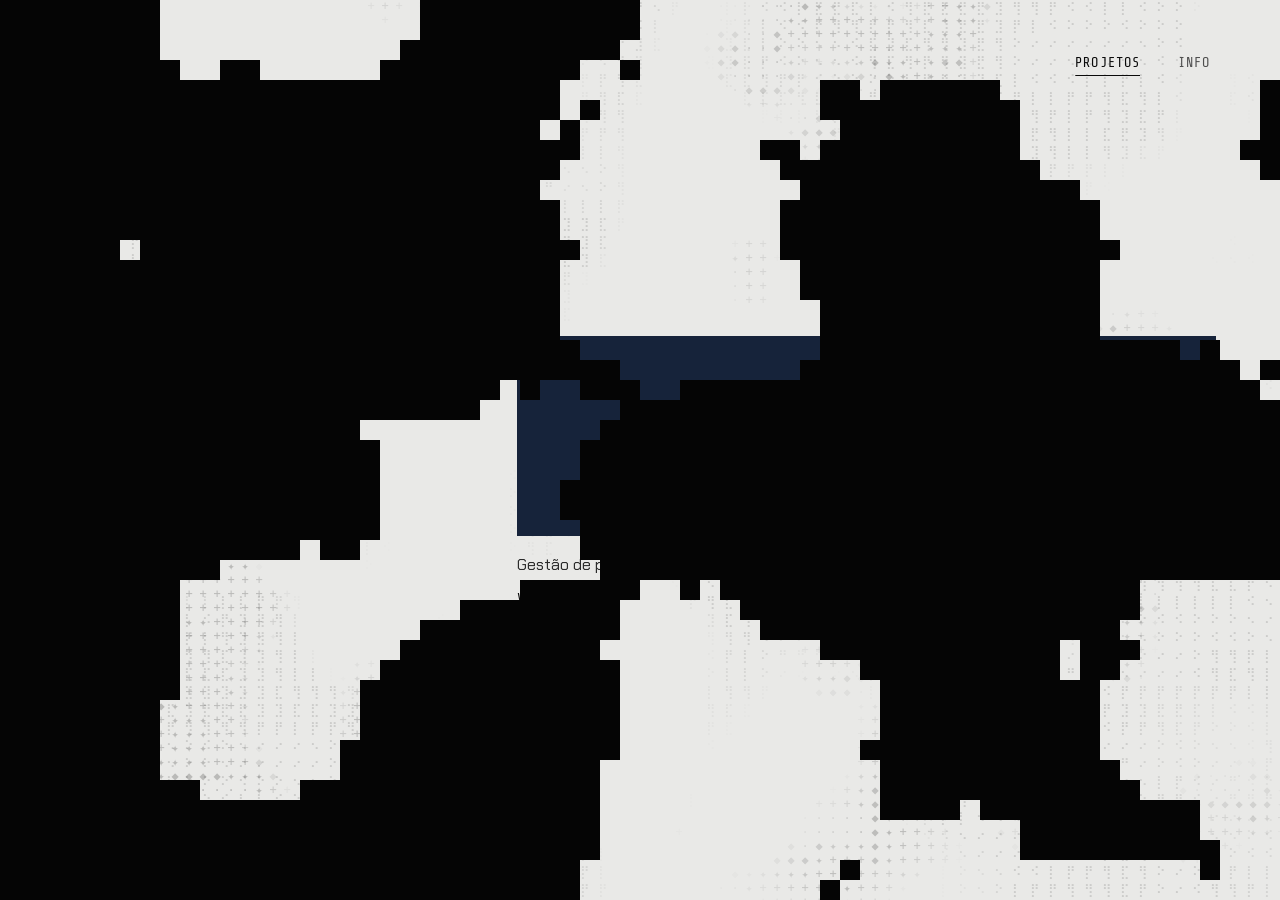
<file: index.html>
<!DOCTYPE html>
<html lang="pt-BR">
<head>
  <meta charset="UTF-8" />
  <meta name="viewport" content="width=device-width, initial-scale=1.0, viewport-fit=cover" />
  <meta name="theme-color" content="#e9e9e7" />
  <meta name="description" content="Portfólio de Luiz Gustavo Alves Barros, Desenvolvedor Full-Stack em Brasília: desenvolvimento de software, arquitetura e tecnologias cloud." data-i18n-attr="content:metaDescription" />
  <meta property="og:title" content="Luiz Gustavo Alves Barros | Desenvolvedor Full-Stack" data-i18n-attr="content:metaTitle" />
  <meta property="og:description" content="Portfólio de Luiz Gustavo Alves Barros, Desenvolvedor Full-Stack em Brasília: desenvolvimento de software, arquitetura e tecnologias cloud." data-i18n-attr="content:metaDescription" />
  <meta property="og:type" content="website" />

  <title data-i18n="metaTitle">Luiz Gustavo Alves Barros | Desenvolvedor Full-Stack</title>
  <link rel="icon" href="data:," />

  <script>
    (function () {
      var root = document.documentElement;
      var seen = false;

      root.classList.add("js");

      // O reveal roda uma vez por sessão da aba
      try {
        seen = sessionStorage.getItem("portfolioRevealSeen") === "1";
      } catch (error) {
        seen = document.referrer.indexOf(location.origin + "/") === 0;
      }

      // Cobre a página até o js/reveal.js montar o canvas; sai sozinha se ele falhar
      if (!seen && !matchMedia("(prefers-reduced-motion: reduce)").matches) {
        root.classList.add("page-reveal-pending");
        setTimeout(function () {
          root.classList.remove("page-reveal-pending");
        }, 4000);
      }

      try {
        if (localStorage.getItem("portfolioLanguage") === "en") {
          root.classList.add("i18n-pending");
        }
      } catch (error) {}

      // Se algum script falhar, volta para o layout simples com tudo visível
      addEventListener("load", function () {
        root.classList.remove("i18n-pending");

        if (window.portfolioReady) return;

        root.classList.remove("js");
        document.querySelectorAll("[inert]").forEach(function (element) {
          element.removeAttribute("inert");
          element.removeAttribute("aria-hidden");
        });
      });
    })();
  </script>

  <link rel="preconnect" href="https://fonts.googleapis.com" />
  <link rel="preconnect" href="https://fonts.gstatic.com" crossorigin />
  <link rel="stylesheet" href="https://fonts.googleapis.com/css2?family=Chakra+Petch:wght@400;500;600;700&family=Share+Tech+Mono&display=swap" />
  <link rel="stylesheet" href="style.css" />
</head>

<body class="home">
  <canvas class="glyphs" id="glyphs" aria-hidden="true"></canvas>

  <div class="shell">
    <nav class="views-nav" aria-label="Navegação principal" data-i18n-attr="aria-label:navLabel">
      <a href="#work" data-view-link="work" aria-current="page" data-i18n="navWork">Projetos</a>
      <a href="#info" data-view-link="info" data-i18n="navInfo">Info</a>
    </nav>

    <header class="intro">
      <h1 class="name"><span>Luiz Gustavo</span> <span>Alves Barros</span></h1>
      <p class="job" data-i18n="jobTitle">Desenvolvedor Full-Stack</p>
      <p class="intro-text" data-i18n="intro">Atuando com desenvolvimento de software, arquitetura e tecnologias cloud.</p>
      <p class="location" data-i18n="location">Brasília, Brasil</p>
    </header>

    <main class="views">
      <section class="view view-work is-active" id="work" data-view="work" aria-labelledby="workHeading">
        <h2 class="sr-only" id="workHeading" data-i18n="workHeading">Projetos</h2>

        <div class="carousel" data-carousel role="region" tabindex="0" aria-describedby="carouselHelp" aria-roledescription="carrossel" aria-label="Projetos em destaque" data-i18n-attr="aria-roledescription:carouselRole;aria-label:carouselLabel">
          <p class="sr-only" id="carouselHelp" data-i18n="carouselHelp">Use as setas do teclado para trocar de projeto. Em telas sensíveis ao toque, deslize para os lados.</p>

          <article class="slide is-active" data-project="remember-plus-plus" data-name="Remember++" aria-roledescription="projeto" data-i18n-attr="aria-roledescription:slideRole">
            <a class="frame is-logo" href="projects/remember-plus-plus/" tabindex="-1" draggable="false">
              <span class="wordmark">Remember<span>++</span></span>
            </a>
            <div class="caption">
              <h3 class="sr-only">Remember++</h3>
              <p class="slide-count"><span aria-hidden="true">01 / 03</span><span class="sr-only" data-i18n="count1">Projeto 1 de 3</span></p>
              <p class="slide-desc" data-i18n="rememberDesc">Gestão de prazos e fluxos de trabalho jurídicos.</p>
              <a class="slide-link text-link" href="projects/remember-plus-plus/" data-focus-role="view" draggable="false"><span data-i18n="viewProject">Ver projeto</span><span class="sr-only">: Remember++</span></a>
            </div>
          </article>

          <article class="slide" data-project="food-review" data-name="Food Review" aria-roledescription="projeto" data-i18n-attr="aria-roledescription:slideRole">
            <a class="frame is-logo" href="projects/food-review/" tabindex="-1" draggable="false">
              <span class="wordmark has-pin">
                <!-- Pin com mordida: a marca do aplicativo -->
                <svg class="wordmark-pin" viewBox="226 144 572 720" aria-hidden="true" focusable="false">
                  <mask id="pinBite" maskUnits="userSpaceOnUse" x="0" y="0" width="1024" height="1024">
                    <rect width="1024" height="1024" fill="#fff" />
                    <circle cx="640" cy="180" r="56" />
                    <circle cx="705" cy="255" r="58" />
                    <circle cx="775" cy="315" r="56" />
                    <circle cx="512" cy="428" r="97" />
                  </mask>
                  <path fill="currentColor" mask="url(#pinBite)" d="M512 858C450 786 360 682 300 613A280 280 0 1 1 724 613C664 682 574 786 512 858Z" />
                </svg>
                Food Review
              </span>
            </a>
            <div class="caption">
              <h3 class="sr-only">Food Review</h3>
              <p class="slide-count"><span aria-hidden="true">02 / 03</span><span class="sr-only" data-i18n="count2">Projeto 2 de 3</span></p>
              <p class="slide-desc" data-i18n="foodDesc">Aplicativo mobile de descoberta e avaliação gastronômica.</p>
              <a class="slide-link text-link" href="projects/food-review/" data-focus-role="view" draggable="false"><span data-i18n="viewProject">Ver projeto</span><span class="sr-only">: Food Review</span></a>
            </div>
          </article>

          <article class="slide" data-project="banking-system" data-name="Banking System" aria-roledescription="projeto" data-i18n-attr="aria-roledescription:slideRole">
            <a class="frame is-logo" href="projects/banking-system/" tabindex="-1" draggable="false">
              <span class="wordmark">Banking <span>System</span></span>
            </a>
            <div class="caption">
              <h3 class="sr-only">Banking System</h3>
              <p class="slide-count"><span aria-hidden="true">03 / 03</span><span class="sr-only" data-i18n="count3">Projeto 3 de 3</span></p>
              <p class="slide-desc" data-i18n="bankDesc">Operações bancárias e arquitetura de software.</p>
              <a class="slide-link text-link" href="projects/banking-system/" data-focus-role="view" draggable="false"><span data-i18n="viewProject">Ver projeto</span><span class="sr-only">: Banking System</span></a>
            </div>
          </article>
        </div>

        <p class="sr-only" id="carouselStatus" aria-live="polite"></p>
      </section>

      <section class="view view-info" id="info" data-view="info" tabindex="0" aria-labelledby="infoHeading">
        <h2 class="sr-only" id="infoHeading" data-i18n="infoLabel">Informações profissionais</h2>

        <section class="info-section">
          <h3 data-i18n="bioTitle">Biografia</h3>
          <div>
            <p data-i18n="bio1">Sou desenvolvedor full-stack formado em Análise e Desenvolvimento de Sistemas, com experiência profissional no desenvolvimento e na manutenção de sistemas institucionais com PHP 8.2+, Symfony, Python, SQL e APIs REST no Tribunal de Contas do Distrito Federal.</p>
            <p data-i18n="bio2">Em projetos de aplicações completas, trabalho com Java, Spring Boot, React, TypeScript, PostgreSQL, autenticação JWT, integração de APIs e arquitetura em camadas, com conhecimentos em React Native, Docker, Kubernetes, Linux e fundamentos de cloud computing AWS.</p>
            <p data-i18n="bio3">Uso inteligência artificial generativa no ciclo de desenvolvimento, com Claude Code, engenharia de prompts e orquestração de agentes para implementar funcionalidades, depurar, revisar código e testar. Antes de migrar para software, atuei por mais de oito anos em gestão operacional.</p>
          </div>
        </section>

        <section class="info-section">
          <h3 data-i18n="experienceTitle">Experiência</h3>
          <div>
            <article class="entry">
              <h4 data-i18n="tcdfRole">Estagiário de Desenvolvimento Back-End</h4>
              <p class="entry-meta">Tribunal de Contas do Distrito Federal (TCDF)<br /><span data-i18n="tcdfDate">Ago/2025 – Ago/2026</span></p>
              <ul>
                <li data-i18n="tcdf1">Desenvolvimento e manutenção de sistemas institucionais com PHP 8.2+, Python, Symfony, Doctrine ORM e API Platform.</li>
                <li data-i18n="tcdf2">Implementação e apoio à manutenção de APIs REST para integração entre aplicações e bancos de dados relacionais.</li>
                <li data-i18n="tcdf3">Consultas SQL, validações e operações de persistência, contribuindo para a consistência e a organização das informações.</li>
                <li data-i18n="tcdf4">Colaboração em ajustes e manutenção de interfaces com Vue.js e JavaScript, integrando funcionalidades às aplicações existentes.</li>
                <li data-i18n="tcdf5">Sustentação de aplicações em ambientes com Docker, Kubernetes e Nginx, com análise de logs, investigação de falhas e manutenção corretiva.</li>
                <li data-i18n="tcdf6">Git/GitLab, merge requests, code review, documentação técnica e metodologias Scrum/Kanban.</li>
              </ul>
            </article>
            <article class="entry">
              <h4 data-i18n="lotosiaRole">Gerente Operacional</h4>
              <p class="entry-meta">Lotérica Lotosia<br /><span data-i18n="lotosiaDate">Mar/2017 – Jul/2025</span></p>
              <p data-i18n="lotosiaText">Gestão de equipe e processos operacionais, acompanhando indicadores de produtividade e qualidade para apoiar decisões e melhorias.</p>
            </article>
          </div>
        </section>

        <section class="info-section">
          <h3 data-i18n="educationTitle">Formação</h3>
          <div>
            <article class="entry">
              <h4 data-i18n="courseName">Tecnologia em Análise e Desenvolvimento de Sistemas</h4>
              <p class="entry-meta">Universidade Católica de Brasília (UCB)<br /><span data-i18n="educationMeta">Mar/2024 – Jun/2026 · Curso superior concluído</span></p>
            </article>
          </div>
        </section>

        <section class="info-section">
          <h3 data-i18n="techTitle">Tecnologias</h3>
          <div>
            <dl class="tech">
              <dt data-i18n="techCodeTitle">Linguagens</dt>
              <dd data-i18n="techCode">Java, Python, PHP 8.2+, JavaScript, TypeScript, SQL, C e C++.</dd>
              <dt data-i18n="techFrontTitle">Front-end e mobile</dt>
              <dd data-i18n="techFront">React, React Native, Vue.js, HTML, CSS, Vite, React Router, TanStack Query, componentização e interfaces responsivas.</dd>
              <dt data-i18n="techBackTitle">Back-end</dt>
              <dd data-i18n="techBack">Spring Boot, Spring Framework, Symfony, Django, Flask, Doctrine ORM, API Platform, APIs REST, JWT, microsserviços e arquitetura em camadas.</dd>
              <dt data-i18n="techJavaTitle">Ecossistema Java</dt>
              <dd data-i18n="techJava">JPA/Hibernate, Maven, JUnit, Collections, orientação a objetos e tratamento de exceções.</dd>
              <dt data-i18n="techDataTitle">Bancos de dados</dt>
              <dd data-i18n="techData">PostgreSQL, MySQL, SQL Server, modelagem relacional, SQL e ORM.</dd>
              <dt data-i18n="techInfraTitle">Cloud e infraestrutura</dt>
              <dd data-i18n="techInfra">AWS Cloud Fundamentals, Docker, Kubernetes, OpenShift, Nginx, Linux, shell scripting e fundamentos de CI/CD.</dd>
              <dt data-i18n="techAiTitle">Inteligência artificial e automação</dt>
              <dd data-i18n="techAi">Claude Code, IA generativa, engenharia de prompts, agentes de IA, orquestração multiagente, desenvolvimento assistido por IA, automação, revisão de código e testes.</dd>
              <dt data-i18n="techPracticeTitle">Ferramentas e práticas</dt>
              <dd data-i18n="techPractice">Git, GitHub, GitLab, Clean Code, debugging, code review, documentação técnica, Scrum e Kanban.</dd>
              <dt data-i18n="techLangTitle">Idiomas</dt>
              <dd data-i18n="techLang">Português (nativo) e inglês (fluente).</dd>
            </dl>
          </div>
        </section>

        <section class="info-section">
          <h3 data-i18n="certTitle">Certificações</h3>
          <div>
            <article class="entry">
              <h4 lang="en">IBM Java Developer Professional Certificate</h4>
              <p class="entry-meta" data-i18n="certJavaKind">Certificado profissional · IBM / Coursera · 2026</p>
            </article>
            <article class="entry">
              <h4 lang="en">IBM Back-End Development Professional Certificate</h4>
              <p class="entry-meta" data-i18n="certKind">Certificado profissional · IBM / Coursera · Abr/2026</p>
              <p data-i18n="certText">Programa de 11 cursos sobre desenvolvimento back-end, engenharia de software, contêineres, microsserviços, segurança e observabilidade.</p>
              <p><a class="text-link" href="https://coursera.org/verify/professional-cert/XKS2GT1VQX8X" target="_blank" rel="noopener noreferrer"><span data-i18n="certVerify">Ver credencial</span><span class="sr-only"> <span data-i18n="newTab">(abre em nova aba)</span></span></a></p>
              <h5 data-i18n="certCourses">Cursos que compõem o programa</h5>
              <ul class="courses" lang="en">
                <li>Introduction to Software Engineering</li>
                <li>Getting Started with Git and GitHub</li>
                <li>Hands-on Introduction to Linux Commands and Shell Scripting</li>
                <li>Python for Data Science, AI &amp; Development</li>
                <li>Developing AI Applications with Python and Flask</li>
                <li>Django Application Development with SQL and Databases</li>
                <li>Introduction to Containers w/ Docker, Kubernetes &amp; OpenShift</li>
                <li>Application Development using Microservices and Serverless</li>
                <li>Application Security for Developers and DevOps Professionals</li>
                <li>Monitoring and Observability for Development and DevOps</li>
                <li>Back-end Application Development Capstone Project</li>
              </ul>
            </article>
            <article class="entry">
              <h4 lang="en">Google Cybersecurity Professional Certificate</h4>
              <p class="entry-meta" data-i18n="certGoogleKind">Certificado profissional · Google / Coursera · 2026</p>
            </article>
            <article class="entry">
              <h4 data-i18n="trainingTitle">Formação complementar</h4>
              <h5 lang="en">AWS Cloud Practitioner Essentials</h5>
              <p class="entry-meta" data-i18n="trainingAws">AWS Training and Certification · 2026</p>
              <h5 lang="en">Fortinet NSE 1</h5>
              <p class="entry-meta" data-i18n="trainingNse">Fundamentos de Cibersegurança · Fortinet Training Institute</p>
              <h5 lang="en">Fortinet NSE 2</h5>
              <p class="entry-meta" data-i18n="trainingNse">Fundamentos de Cibersegurança · Fortinet Training Institute</p>
              <h5 lang="en">Fortinet NSE 3</h5>
              <p class="entry-meta" data-i18n="trainingNse">Fundamentos de Cibersegurança · Fortinet Training Institute</p>
            </article>
          </div>
        </section>

        <section class="info-section">
          <h3 data-i18n="contactTitle">Contato</h3>
          <div>
            <ul class="contact-list">
              <li><span><span data-i18n="contactEmail">Email</span></span> <a class="text-link" href="mailto:luizgustavoalvesbarros@gmail.com">luizgustavoalvesbarros@gmail.com</a></li>
              <li><span>LinkedIn</span> <a class="text-link" href="https://www.linkedin.com/in/lgabarros-dev/" target="_blank" rel="noopener noreferrer">linkedin.com/in/lgabarros-dev<span class="sr-only"> <span data-i18n="newTab">(abre em nova aba)</span></span></a></li>
              <li><span>GitHub</span> <a class="text-link" href="https://github.com/luizgustavo-ab" target="_blank" rel="noopener noreferrer">github.com/luizgustavo-ab<span class="sr-only"> <span data-i18n="newTab">(abre em nova aba)</span></span></a></li>
              <li><span>CV</span> <a class="text-link" href="assets/Curriculo-Luiz-Gustavo-Alves-Barros.pdf" download data-i18n="resumeDownload">Baixar currículo (PDF)</a></li>
            </ul>
          </div>
        </section>
      </section>
    </main>

    <footer class="foot">
        <ul class="social" aria-label="Links" data-i18n-attr="aria-label:linksLabel">
          <li><a class="text-link" href="https://github.com/luizgustavo-ab" target="_blank" rel="noopener noreferrer">GitHub<span class="sr-only"> <span data-i18n="newTab">(abre em nova aba)</span></span></a></li>
          <li><a class="text-link" href="https://www.linkedin.com/in/lgabarros-dev/" target="_blank" rel="noopener noreferrer">LinkedIn<span class="sr-only"> <span data-i18n="newTab">(abre em nova aba)</span></span></a></li>
          <li><a class="text-link" href="assets/Curriculo-Luiz-Gustavo-Alves-Barros.pdf" target="_blank" rel="noopener noreferrer"><span data-i18n="cvLink">CV</span><span class="sr-only"> <span data-i18n="newTab">(abre em nova aba)</span></span></a></li>
        </ul>
        <div class="language-switcher" role="group" aria-label="Selecionar idioma" data-i18n-attr="aria-label:languageLabel">
          <button type="button" class="lang-btn active" data-lang="pt" aria-pressed="true" aria-label="PT, Português">PT</button>
          <button type="button" class="lang-btn" data-lang="en" aria-pressed="false" aria-label="EN, English">EN</button>
        </div>
    </footer>
  </div>

  <script src="js/translations.js"></script>
  <script src="js/glyphs.js"></script>
  <script src="js/carousel.js"></script>
  <script src="js/navigation.js"></script>
  <script src="js/reveal.js"></script>
</body>
</html>
</file>
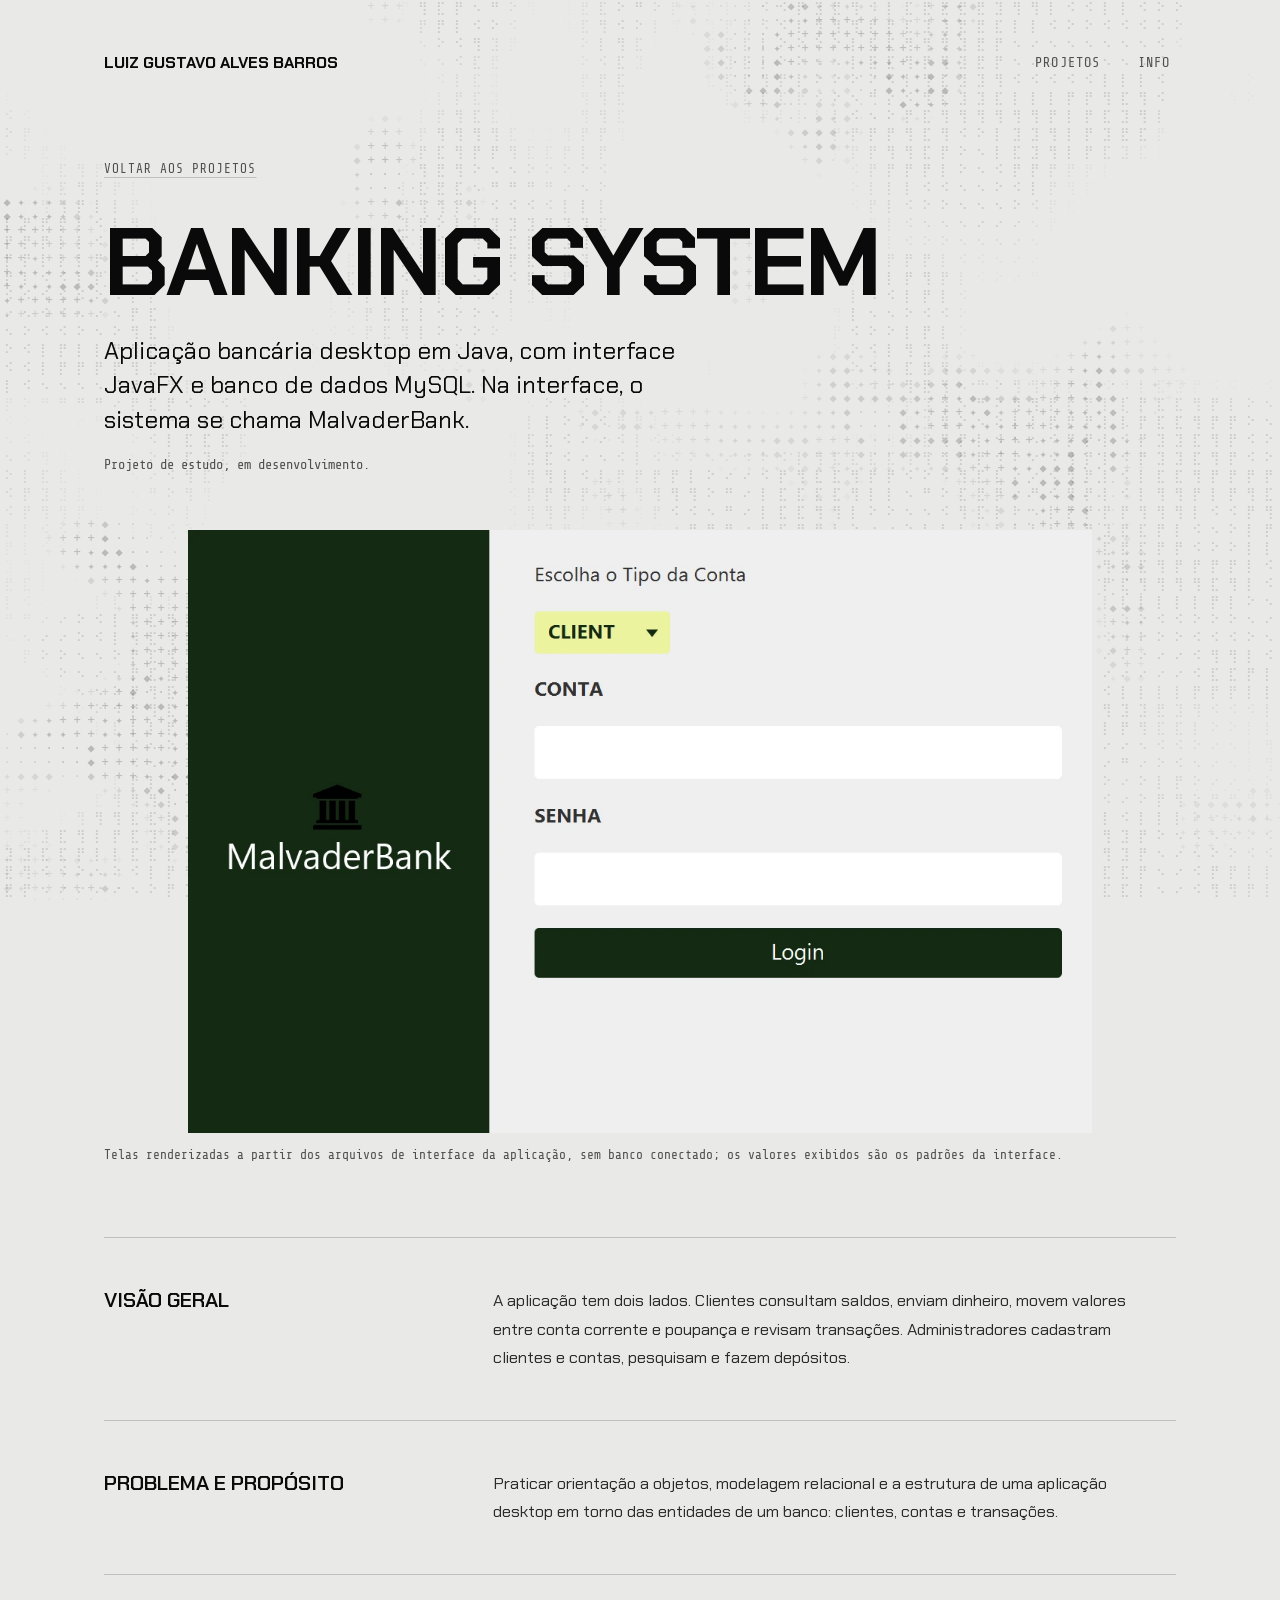
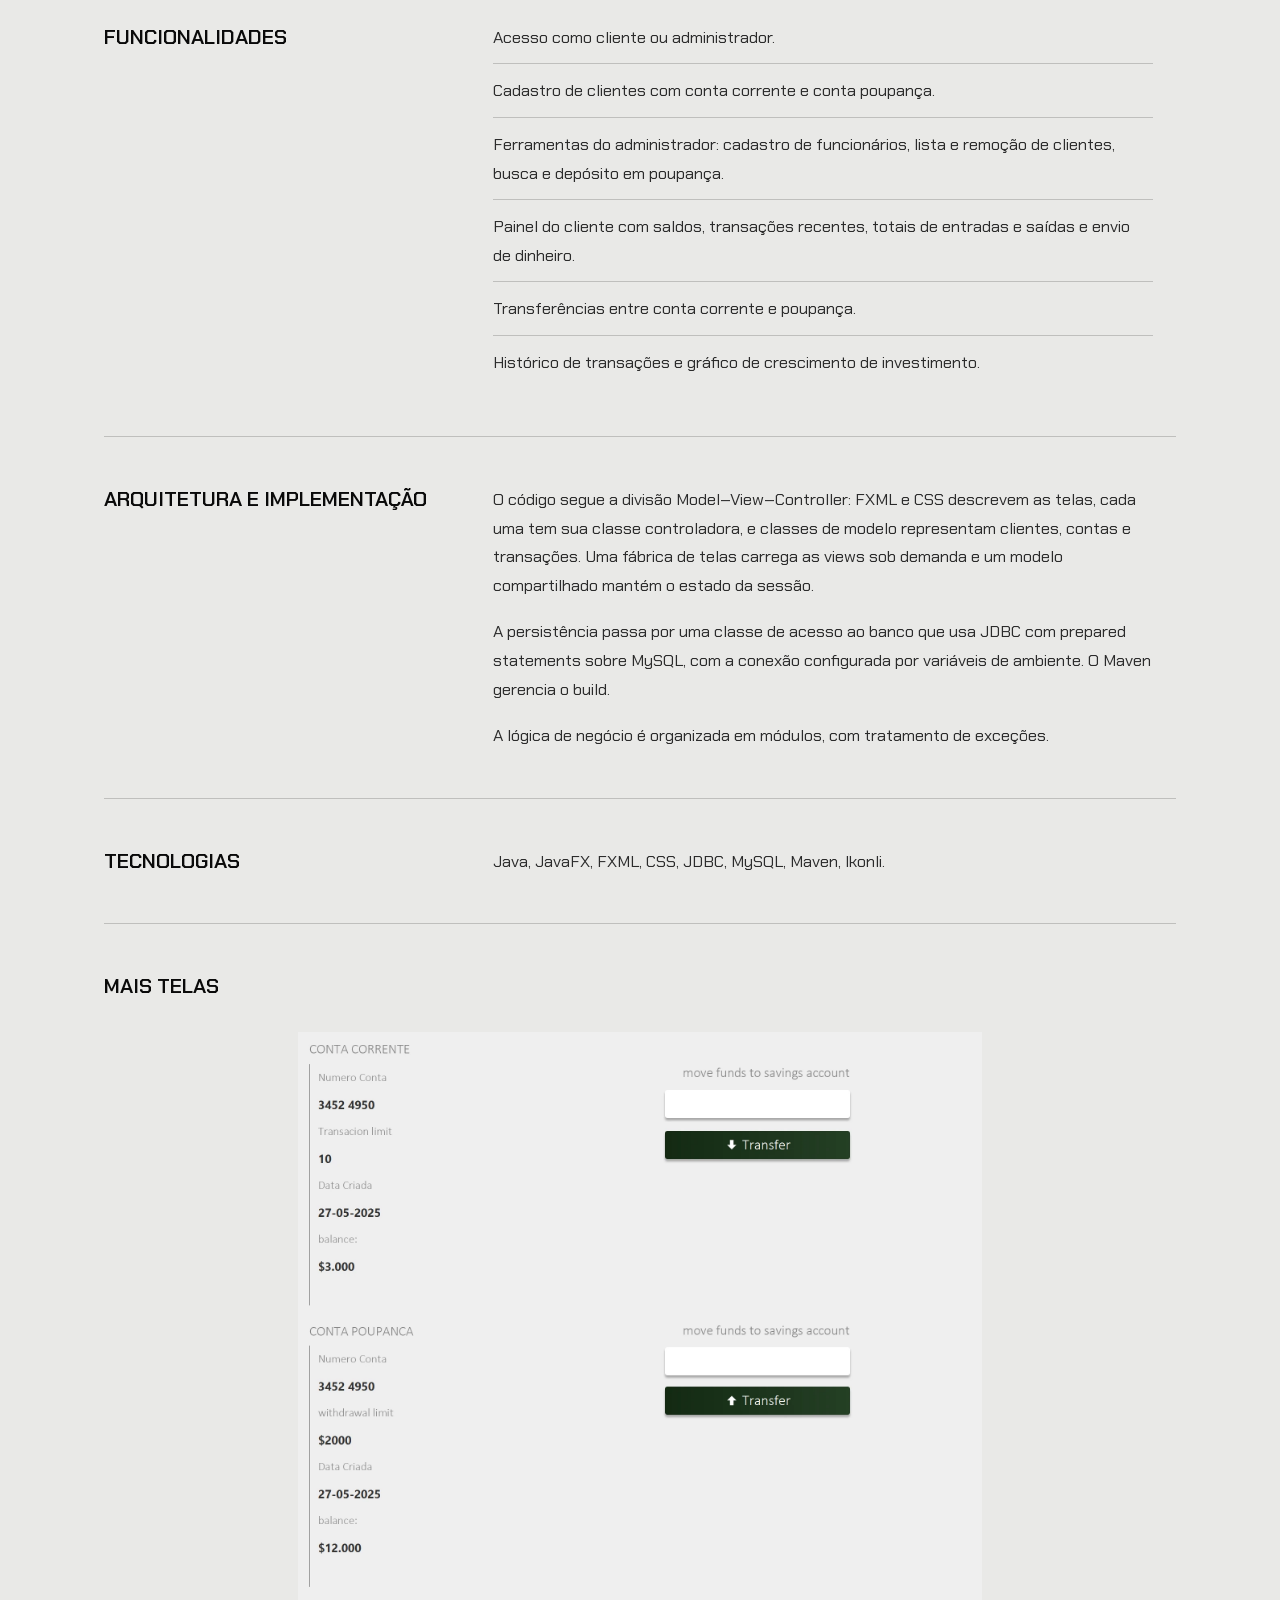
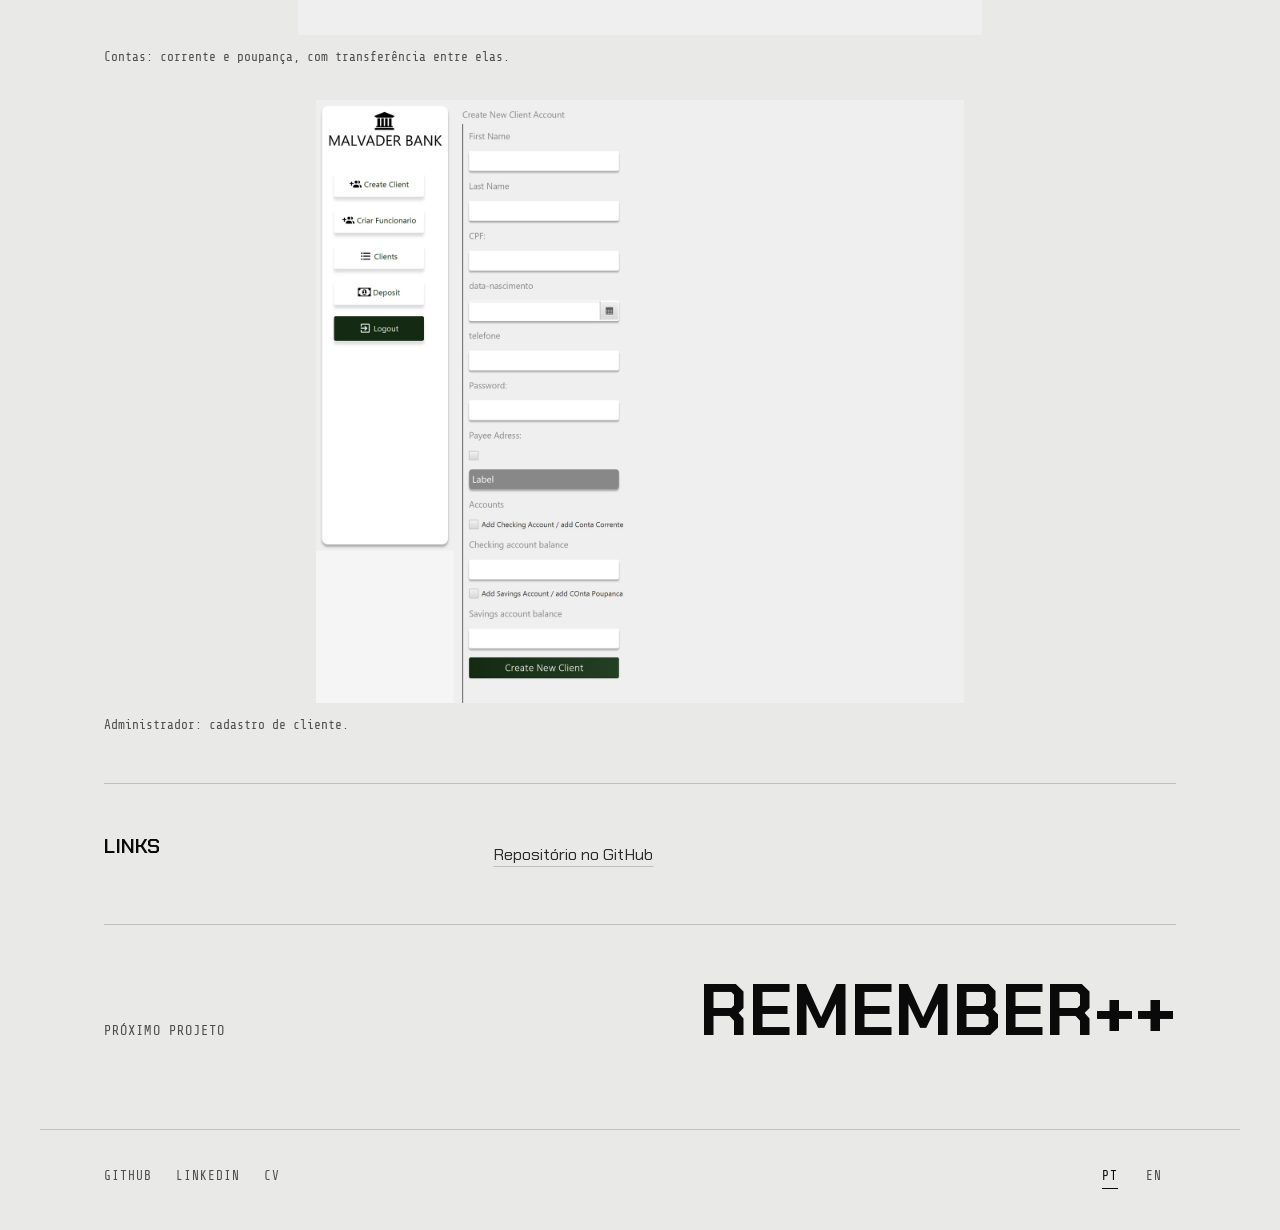
<file: projects/banking-system/index.html>
<!DOCTYPE html>
<html lang="pt-BR">
<head>
  <meta charset="UTF-8" />
  <meta name="viewport" content="width=device-width, initial-scale=1.0, viewport-fit=cover" />
  <meta name="theme-color" content="#e9e9e7" />
  <meta name="description" content="Estudo de caso do Banking System, aplicação bancária desktop em Java, JavaFX e MySQL." data-i18n-attr="content:bank_metaDescription" />
  <meta property="og:title" content="Banking System | Luiz Gustavo Alves Barros" data-i18n-attr="content:bank_metaTitle" />
  <meta property="og:description" content="Estudo de caso do Banking System, aplicação bancária desktop em Java, JavaFX e MySQL." data-i18n-attr="content:bank_metaDescription" />
  <meta property="og:type" content="website" />

  <title data-i18n="bank_metaTitle">Banking System | Luiz Gustavo Alves Barros</title>
  <link rel="icon" href="data:," />

  <script>
    (function () {
      // Quem chega por um projeto não vê o reveal depois, e volta com este projeto selecionado
      try {
        sessionStorage.setItem("portfolioRevealSeen", "1");
        sessionStorage.setItem("portfolioProject", "banking-system");
      } catch (error) {}

      try {
        if (localStorage.getItem("portfolioLanguage") === "en") {
          document.documentElement.classList.add("i18n-pending");
        }
      } catch (error) {}

      addEventListener("load", function () {
        document.documentElement.classList.remove("i18n-pending");
      });
    })();
  </script>

  <link rel="preconnect" href="https://fonts.googleapis.com" />
  <link rel="preconnect" href="https://fonts.gstatic.com" crossorigin />
  <link rel="stylesheet" href="https://fonts.googleapis.com/css2?family=Chakra+Petch:wght@400;500;600;700&family=Share+Tech+Mono&display=swap" />
  <link rel="stylesheet" href="/style.css" />
</head>

<body class="case">
  <canvas class="glyphs" id="glyphs" aria-hidden="true"></canvas>

  <header class="case-header">
    <a class="case-home" href="/">Luiz Gustavo Alves Barros</a>
    <nav class="views-nav" aria-label="Navegação principal" data-i18n-attr="aria-label:navLabel">
      <a href="/" data-i18n="navWork">Projetos</a>
      <a href="/#info" data-i18n="navInfo">Info</a>
    </nav>
  </header>

  <main class="case-main">
    <a class="back-link text-link" href="/" data-i18n="backToWork">Voltar aos projetos</a>

    <h1 class="case-title">Banking System</h1>
    <p class="case-lead" data-i18n="bank_lead">Aplicação bancária desktop em Java, com interface JavaFX e banco de dados MySQL. Na interface, o sistema se chama MalvaderBank.</p>
    <p class="case-status" data-i18n="bank_status">Projeto de estudo, em desenvolvimento.</p>

    <figure class="case-cover">
      <div class="frame">
        <img src="/assets/projects/banking-system/cover-1200.webp" srcset="/assets/projects/banking-system/cover-960.webp 960w, /assets/projects/banking-system/cover-1200.webp 1200w" sizes="(min-width: 1200px) 1100px, 100vw" width="1200" height="800" alt="Banking System: tela de acesso do MalvaderBank, com escolha do tipo de conta, conta e senha" data-i18n-attr="alt:bankCoverAlt" decoding="async" draggable="false" fetchpriority="high" />
      </div>
      <figcaption data-i18n="bank_shotNote">Telas renderizadas a partir dos arquivos de interface da aplicação, sem banco conectado; os valores exibidos são os padrões da interface.</figcaption>
    </figure>

    <section class="case-section">
      <h2 data-i18n="csOverview">Visão geral</h2>
      <div>
        <p data-i18n="bank_overview">A aplicação tem dois lados. Clientes consultam saldos, enviam dinheiro, movem valores entre conta corrente e poupança e revisam transações. Administradores cadastram clientes e contas, pesquisam e fazem depósitos.</p>
      </div>
    </section>

    <section class="case-section">
      <h2 data-i18n="csPurpose">Problema e propósito</h2>
      <div>
        <p data-i18n="bank_purpose">Praticar orientação a objetos, modelagem relacional e a estrutura de uma aplicação desktop em torno das entidades de um banco: clientes, contas e transações.</p>
      </div>
    </section>

    <section class="case-section">
      <h2 data-i18n="csFeatures">Funcionalidades</h2>
      <div>
        <ul class="case-list">
          <li data-i18n="bank_f1">Acesso como cliente ou administrador.</li>
          <li data-i18n="bank_f2">Cadastro de clientes com conta corrente e conta poupança.</li>
          <li data-i18n="bank_f3">Ferramentas do administrador: cadastro de funcionários, lista e remoção de clientes, busca e depósito em poupança.</li>
          <li data-i18n="bank_f4">Painel do cliente com saldos, transações recentes, totais de entradas e saídas e envio de dinheiro.</li>
          <li data-i18n="bank_f5">Transferências entre conta corrente e poupança.</li>
          <li data-i18n="bank_f6">Histórico de transações e gráfico de crescimento de investimento.</li>
        </ul>
      </div>
    </section>

    <section class="case-section">
      <h2 data-i18n="csArchitecture">Arquitetura e implementação</h2>
      <div>
        <p data-i18n="bank_a1">O código segue a divisão Model–View–Controller: FXML e CSS descrevem as telas, cada uma tem sua classe controladora, e classes de modelo representam clientes, contas e transações. Uma fábrica de telas carrega as views sob demanda e um modelo compartilhado mantém o estado da sessão.</p>
        <p data-i18n="bank_a2">A persistência passa por uma classe de acesso ao banco que usa JDBC com prepared statements sobre MySQL, com a conexão configurada por variáveis de ambiente. O Maven gerencia o build.</p>
        <p data-i18n="bank_a3">A lógica de negócio é organizada em módulos, com tratamento de exceções.</p>
      </div>
    </section>

    <section class="case-section">
      <h2 data-i18n="csTech">Tecnologias</h2>
      <div>
        <p>Java, JavaFX, FXML, CSS, JDBC, MySQL, Maven, Ikonli.</p>
      </div>
    </section>

    <section class="case-shots" aria-labelledby="shotsHeading">
      <h2 id="shotsHeading" data-i18n="csScreens">Mais telas</h2>
      <figure>
        <div class="frame">
          <img src="/assets/projects/banking-system/accounts.webp" width="1700" height="1500" alt="Banking System: tela de contas, com conta corrente, conta poupança e transferência entre elas" data-i18n-attr="alt:bankAccountsAlt" loading="lazy" decoding="async" />
        </div>
        <figcaption data-i18n="bank_cap1">Contas: corrente e poupança, com transferência entre elas.</figcaption>
      </figure>
      <figure>
        <div class="frame">
          <img src="/assets/projects/banking-system/create-client.webp" width="1620" height="1506" alt="Banking System: formulário do administrador para cadastrar um novo cliente" data-i18n-attr="alt:bankClientAlt" loading="lazy" decoding="async" />
        </div>
        <figcaption data-i18n="bank_cap2">Administrador: cadastro de cliente.</figcaption>
      </figure>
    </section>

    <section class="case-section">
      <h2 data-i18n="csLinks">Links</h2>
      <div>
        <ul class="case-links">
          <li><a class="text-link" href="https://github.com/luizgustavo-ab/Java-Banking-System" target="_blank" rel="noopener noreferrer"><span data-i18n="repository">Repositório no GitHub</span><span class="sr-only"> <span data-i18n="newTab">(abre em nova aba)</span></span></a></li>
        </ul>
      </div>
    </section>

    <nav class="next-project" aria-label="Próximo projeto" data-i18n-attr="aria-label:nextProject">
      <a href="/projects/remember-plus-plus/">
        <span data-i18n="nextProject">Próximo projeto</span>
        <strong>Remember++</strong>
      </a>
    </nav>
  </main>

  <footer class="case-footer">
        <ul class="social" aria-label="Links" data-i18n-attr="aria-label:linksLabel">
          <li><a class="text-link" href="https://github.com/luizgustavo-ab" target="_blank" rel="noopener noreferrer">GitHub<span class="sr-only"> <span data-i18n="newTab">(abre em nova aba)</span></span></a></li>
          <li><a class="text-link" href="https://www.linkedin.com/in/lgabarros-dev/" target="_blank" rel="noopener noreferrer">LinkedIn<span class="sr-only"> <span data-i18n="newTab">(abre em nova aba)</span></span></a></li>
          <li><a class="text-link" href="/assets/Curriculo-Luiz-Gustavo-Alves-Barros.pdf" target="_blank" rel="noopener noreferrer"><span data-i18n="cvLink">CV</span><span class="sr-only"> <span data-i18n="newTab">(abre em nova aba)</span></span></a></li>
        </ul>
        <div class="language-switcher" role="group" aria-label="Selecionar idioma" data-i18n-attr="aria-label:languageLabel">
          <button type="button" class="lang-btn active" data-lang="pt" aria-pressed="true" aria-label="PT, Português">PT</button>
          <button type="button" class="lang-btn" data-lang="en" aria-pressed="false" aria-label="EN, English">EN</button>
        </div>
  </footer>

  <script src="/js/translations.js"></script>
  <script src="/js/glyphs.js"></script>
</body>
</html>
</file>
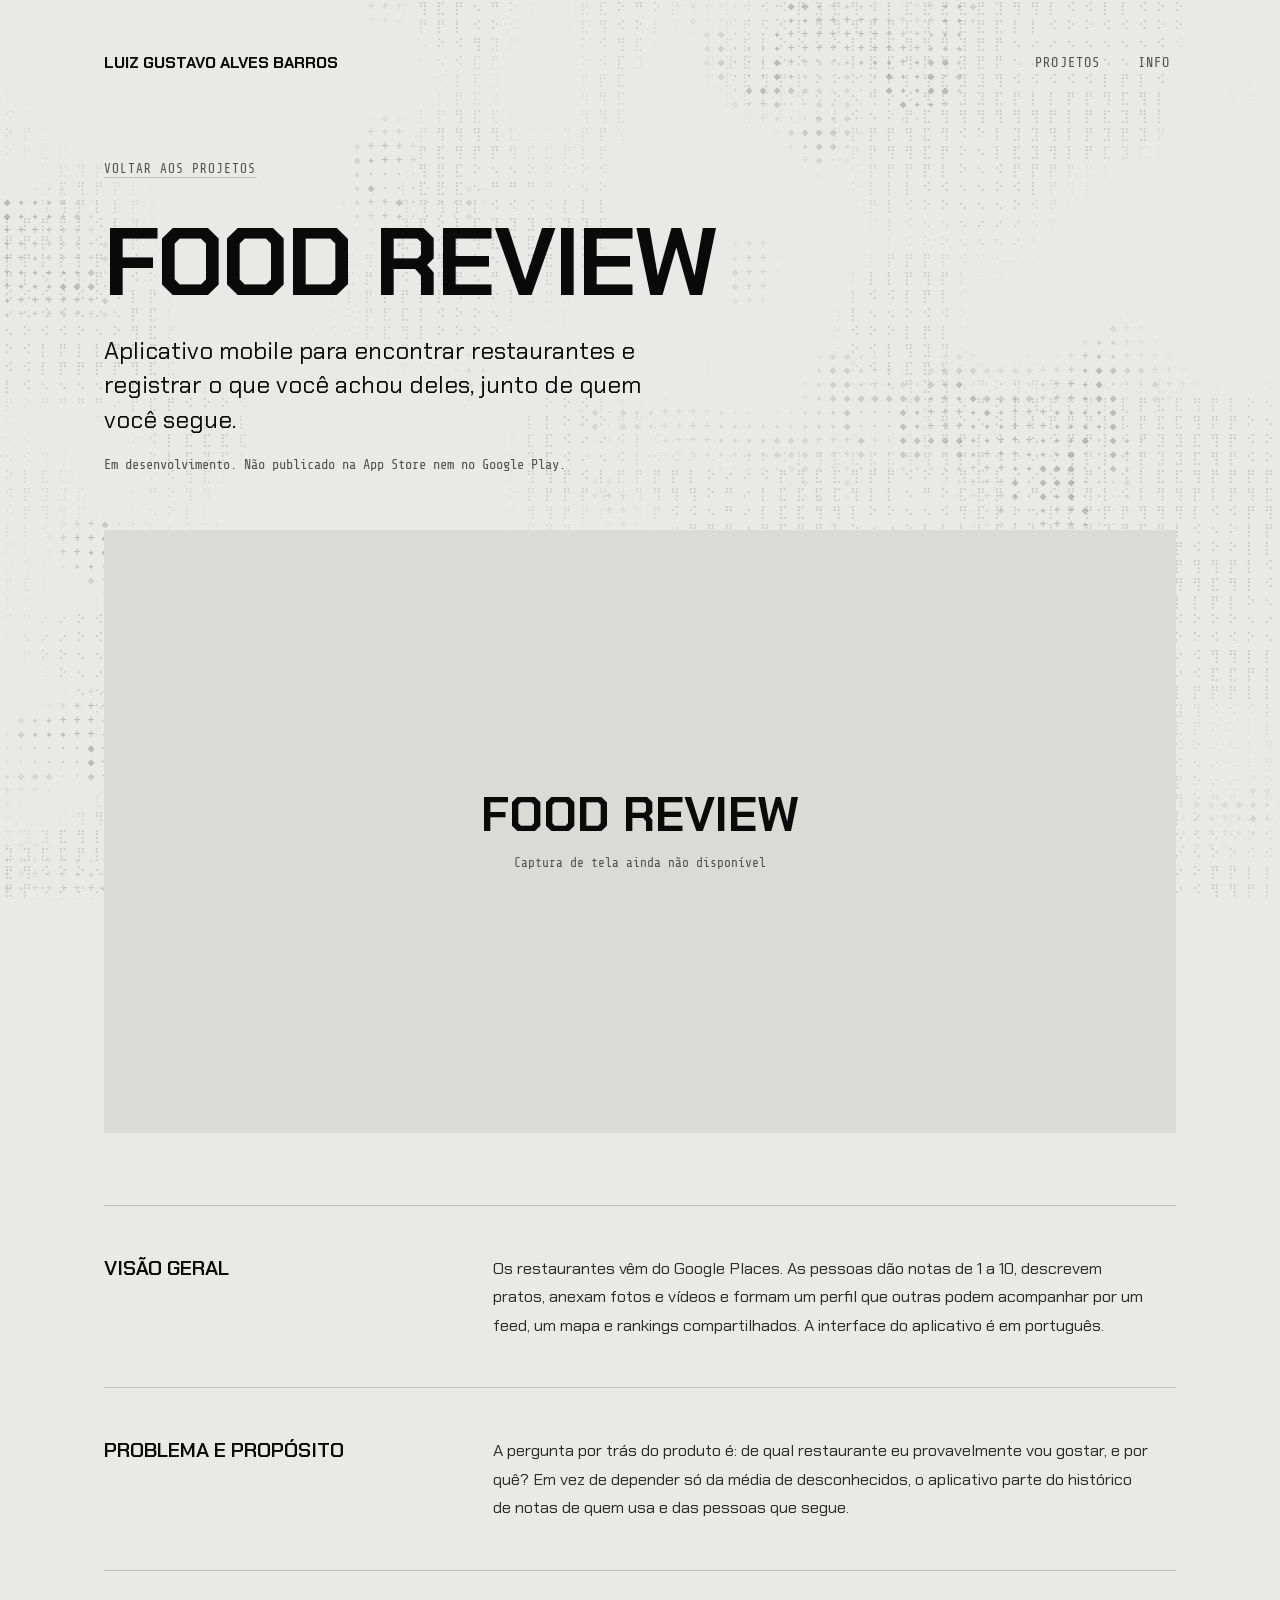
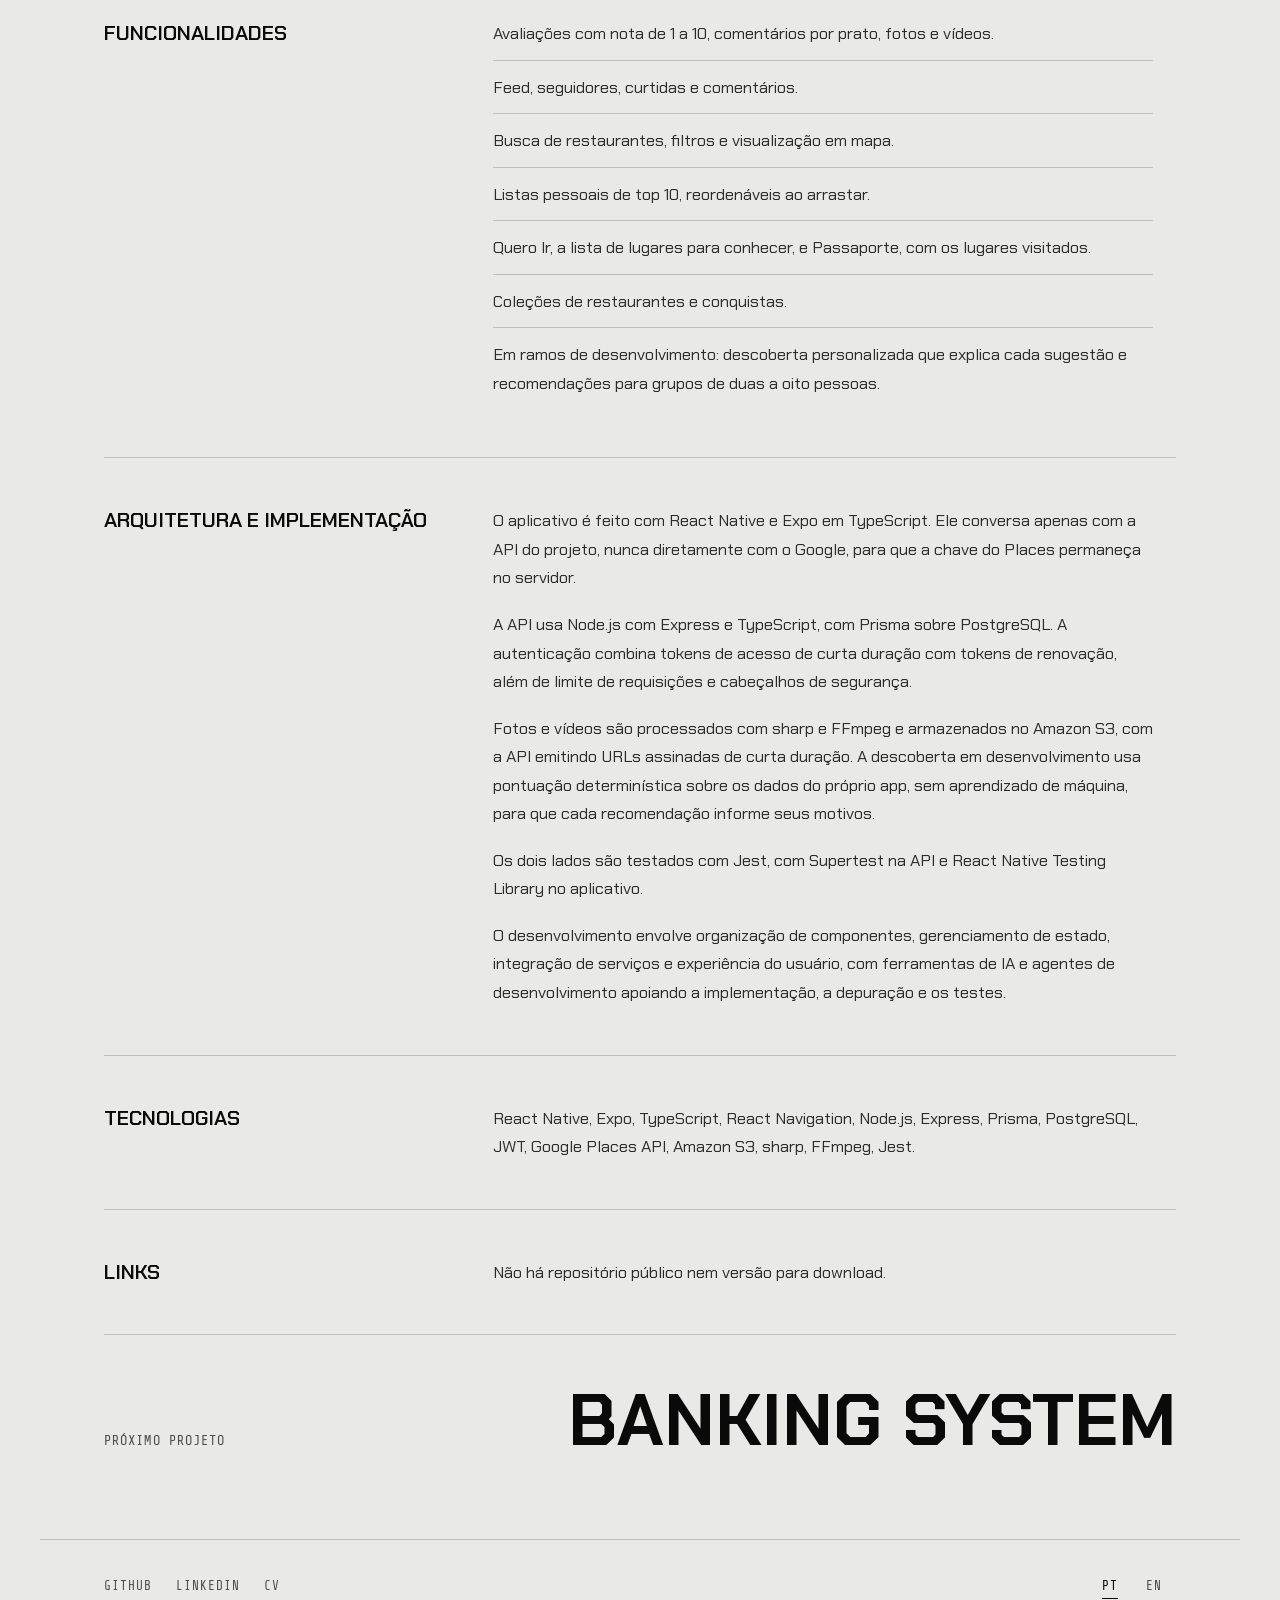
<file: projects/food-review/index.html>
<!DOCTYPE html>
<html lang="pt-BR">
<head>
  <meta charset="UTF-8" />
  <meta name="viewport" content="width=device-width, initial-scale=1.0, viewport-fit=cover" />
  <meta name="theme-color" content="#e9e9e7" />
  <meta name="description" content="Estudo de caso do Food Review, aplicativo mobile de descoberta e avaliação gastronômica." data-i18n-attr="content:food_metaDescription" />
  <meta property="og:title" content="Food Review | Luiz Gustavo Alves Barros" data-i18n-attr="content:food_metaTitle" />
  <meta property="og:description" content="Estudo de caso do Food Review, aplicativo mobile de descoberta e avaliação gastronômica." data-i18n-attr="content:food_metaDescription" />
  <meta property="og:type" content="website" />

  <title data-i18n="food_metaTitle">Food Review | Luiz Gustavo Alves Barros</title>
  <link rel="icon" href="data:," />

  <script>
    (function () {
      // Quem chega por um projeto não vê o reveal depois, e volta com este projeto selecionado
      try {
        sessionStorage.setItem("portfolioRevealSeen", "1");
        sessionStorage.setItem("portfolioProject", "food-review");
      } catch (error) {}

      try {
        if (localStorage.getItem("portfolioLanguage") === "en") {
          document.documentElement.classList.add("i18n-pending");
        }
      } catch (error) {}

      addEventListener("load", function () {
        document.documentElement.classList.remove("i18n-pending");
      });
    })();
  </script>

  <link rel="preconnect" href="https://fonts.googleapis.com" />
  <link rel="preconnect" href="https://fonts.gstatic.com" crossorigin />
  <link rel="stylesheet" href="https://fonts.googleapis.com/css2?family=Chakra+Petch:wght@400;500;600;700&family=Share+Tech+Mono&display=swap" />
  <link rel="stylesheet" href="/style.css" />
</head>

<body class="case">
  <canvas class="glyphs" id="glyphs" aria-hidden="true"></canvas>

  <header class="case-header">
    <a class="case-home" href="/">Luiz Gustavo Alves Barros</a>
    <nav class="views-nav" aria-label="Navegação principal" data-i18n-attr="aria-label:navLabel">
      <a href="/" data-i18n="navWork">Projetos</a>
      <a href="/#info" data-i18n="navInfo">Info</a>
    </nav>
  </header>

  <main class="case-main">
    <a class="back-link text-link" href="/" data-i18n="backToWork">Voltar aos projetos</a>

    <h1 class="case-title">Food Review</h1>
    <p class="case-lead" data-i18n="food_lead">Aplicativo mobile para encontrar restaurantes e registrar o que você achou deles, junto de quem você segue.</p>
    <p class="case-status" data-i18n="food_status">Em desenvolvimento. Não publicado na App Store nem no Google Play.</p>

    <figure class="case-cover">
      <div class="frame is-placeholder">
        <!-- CAPTURAS PENDENTES. Salve screen-1.webp e screen-2.webp (retrato) em
             assets/projects/food-review/, troque "is-placeholder" por "is-pair" no elemento
             acima e substitua os dois <span> abaixo por:
             <span class="frame-name" aria-hidden="true">Food Review</span>
             <img src="/assets/projects/food-review/screen-1.webp" width="1080" height="2400" alt="Food Review: descreva a tela" />
             <img src="/assets/projects/food-review/screen-2.webp" width="1080" height="2400" alt="Food Review: descreva a tela" /> -->
        <span class="frame-name">Food Review</span>
        <span class="frame-note" data-i18n="placeholderNote">Captura de tela ainda não disponível</span>
      </div>
    </figure>

    <section class="case-section">
      <h2 data-i18n="csOverview">Visão geral</h2>
      <div>
        <p data-i18n="food_overview">Os restaurantes vêm do Google Places. As pessoas dão notas de 1 a 10, descrevem pratos, anexam fotos e vídeos e formam um perfil que outras podem acompanhar por um feed, um mapa e rankings compartilhados. A interface do aplicativo é em português.</p>
      </div>
    </section>

    <section class="case-section">
      <h2 data-i18n="csPurpose">Problema e propósito</h2>
      <div>
        <p data-i18n="food_purpose">A pergunta por trás do produto é: de qual restaurante eu provavelmente vou gostar, e por quê? Em vez de depender só da média de desconhecidos, o aplicativo parte do histórico de notas de quem usa e das pessoas que segue.</p>
      </div>
    </section>

    <section class="case-section">
      <h2 data-i18n="csFeatures">Funcionalidades</h2>
      <div>
        <ul class="case-list">
          <li data-i18n="food_f1">Avaliações com nota de 1 a 10, comentários por prato, fotos e vídeos.</li>
          <li data-i18n="food_f2">Feed, seguidores, curtidas e comentários.</li>
          <li data-i18n="food_f3">Busca de restaurantes, filtros e visualização em mapa.</li>
          <li data-i18n="food_f4">Listas pessoais de top 10, reordenáveis ao arrastar.</li>
          <li data-i18n="food_f5">Quero Ir, a lista de lugares para conhecer, e Passaporte, com os lugares visitados.</li>
          <li data-i18n="food_f6">Coleções de restaurantes e conquistas.</li>
          <li data-i18n="food_f7">Em ramos de desenvolvimento: descoberta personalizada que explica cada sugestão e recomendações para grupos de duas a oito pessoas.</li>
        </ul>
      </div>
    </section>

    <section class="case-section">
      <h2 data-i18n="csArchitecture">Arquitetura e implementação</h2>
      <div>
        <p data-i18n="food_a1">O aplicativo é feito com React Native e Expo em TypeScript. Ele conversa apenas com a API do projeto, nunca diretamente com o Google, para que a chave do Places permaneça no servidor.</p>
        <p data-i18n="food_a2">A API usa Node.js com Express e TypeScript, com Prisma sobre PostgreSQL. A autenticação combina tokens de acesso de curta duração com tokens de renovação, além de limite de requisições e cabeçalhos de segurança.</p>
        <p data-i18n="food_a3">Fotos e vídeos são processados com sharp e FFmpeg e armazenados no Amazon S3, com a API emitindo URLs assinadas de curta duração. A descoberta em desenvolvimento usa pontuação determinística sobre os dados do próprio app, sem aprendizado de máquina, para que cada recomendação informe seus motivos.</p>
        <p data-i18n="food_a4">Os dois lados são testados com Jest, com Supertest na API e React Native Testing Library no aplicativo.</p>
        <p data-i18n="food_a5">O desenvolvimento envolve organização de componentes, gerenciamento de estado, integração de serviços e experiência do usuário, com ferramentas de IA e agentes de desenvolvimento apoiando a implementação, a depuração e os testes.</p>
      </div>
    </section>

    <section class="case-section">
      <h2 data-i18n="csTech">Tecnologias</h2>
      <div>
        <p>React Native, Expo, TypeScript, React Navigation, Node.js, Express, Prisma, PostgreSQL, JWT, Google Places API, Amazon S3, sharp, FFmpeg, Jest.</p>
      </div>
    </section>

    <section class="case-section">
      <h2 data-i18n="csLinks">Links</h2>
      <div>
        <p data-i18n="food_linksNote">Não há repositório público nem versão para download.</p>
      </div>
    </section>

    <nav class="next-project" aria-label="Próximo projeto" data-i18n-attr="aria-label:nextProject">
      <a href="/projects/banking-system/">
        <span data-i18n="nextProject">Próximo projeto</span>
        <strong>Banking System</strong>
      </a>
    </nav>
  </main>

  <footer class="case-footer">
        <ul class="social" aria-label="Links" data-i18n-attr="aria-label:linksLabel">
          <li><a class="text-link" href="https://github.com/luizgustavo-ab" target="_blank" rel="noopener noreferrer">GitHub<span class="sr-only"> <span data-i18n="newTab">(abre em nova aba)</span></span></a></li>
          <li><a class="text-link" href="https://www.linkedin.com/in/lgabarros-dev/" target="_blank" rel="noopener noreferrer">LinkedIn<span class="sr-only"> <span data-i18n="newTab">(abre em nova aba)</span></span></a></li>
          <li><a class="text-link" href="/assets/Curriculo-Luiz-Gustavo-Alves-Barros.pdf" target="_blank" rel="noopener noreferrer"><span data-i18n="cvLink">CV</span><span class="sr-only"> <span data-i18n="newTab">(abre em nova aba)</span></span></a></li>
        </ul>
        <div class="language-switcher" role="group" aria-label="Selecionar idioma" data-i18n-attr="aria-label:languageLabel">
          <button type="button" class="lang-btn active" data-lang="pt" aria-pressed="true" aria-label="PT, Português">PT</button>
          <button type="button" class="lang-btn" data-lang="en" aria-pressed="false" aria-label="EN, English">EN</button>
        </div>
  </footer>

  <script src="/js/translations.js"></script>
  <script src="/js/glyphs.js"></script>
</body>
</html>
</file>
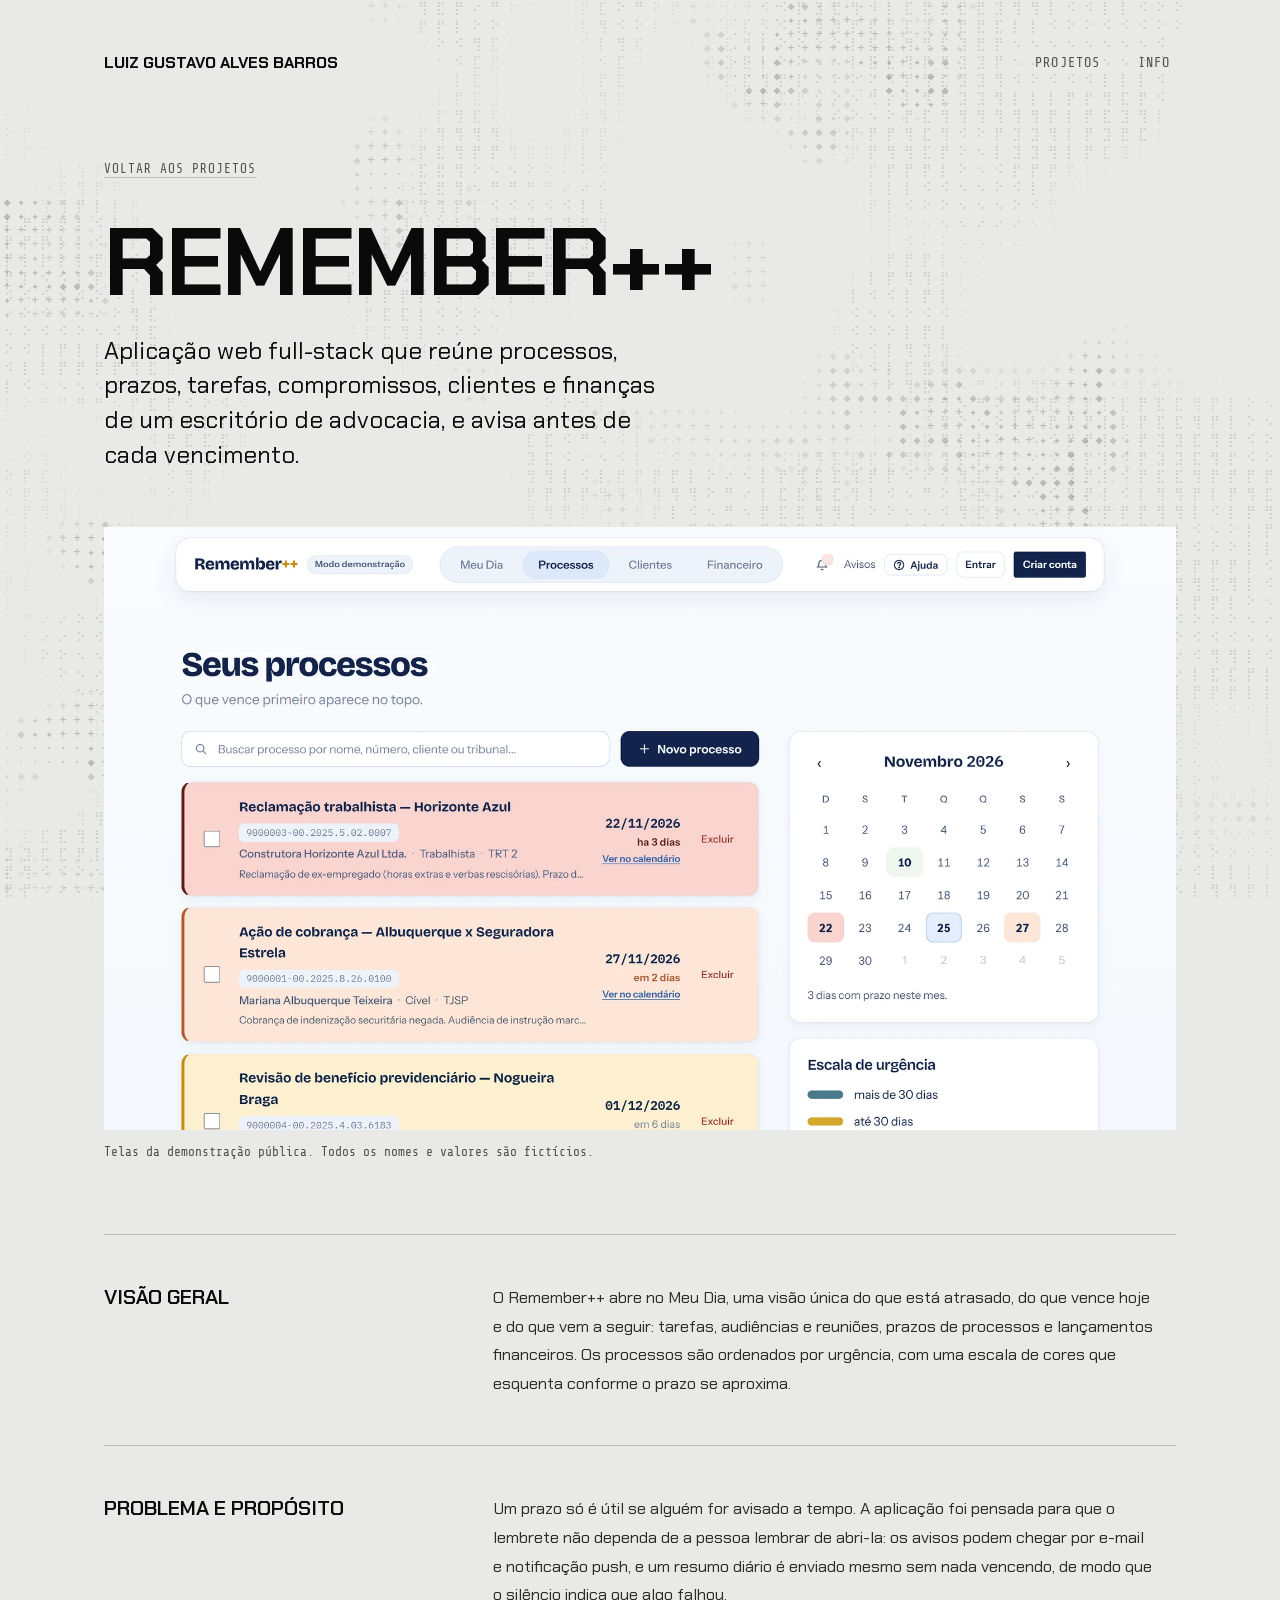
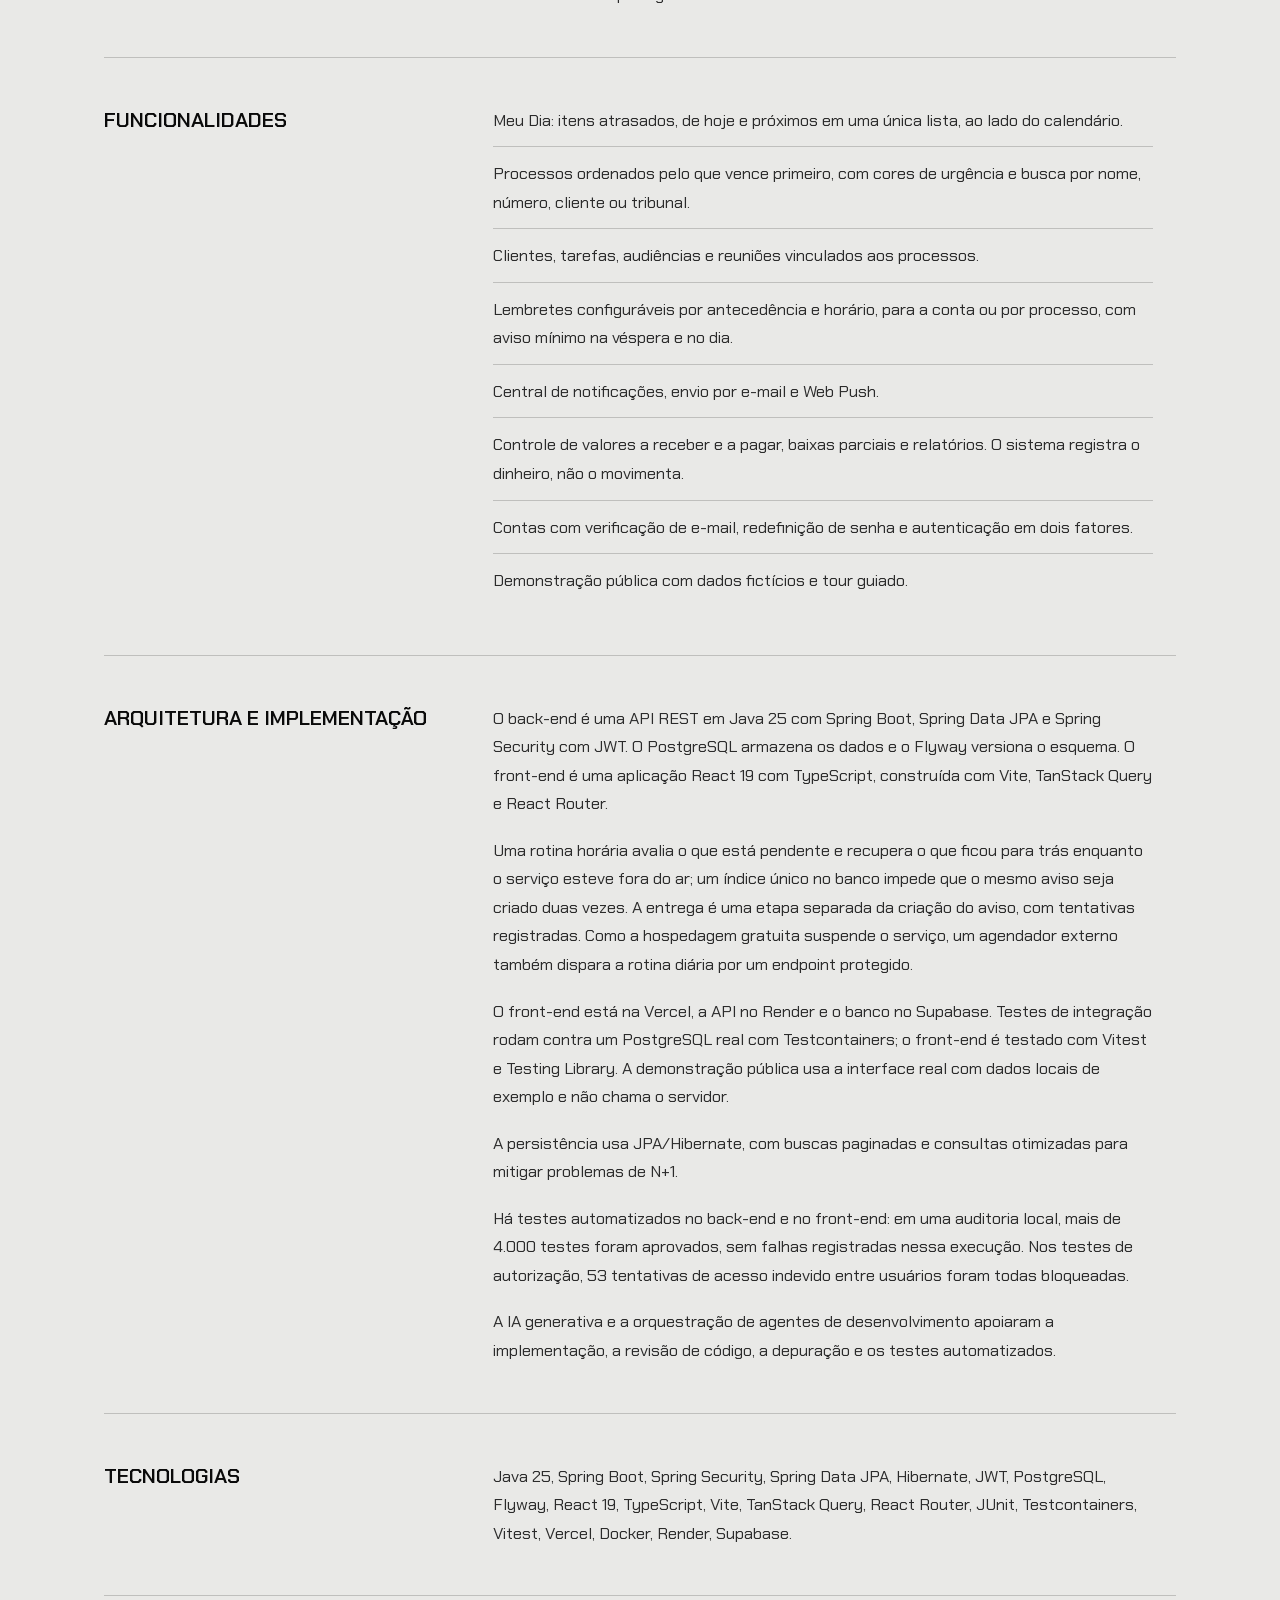
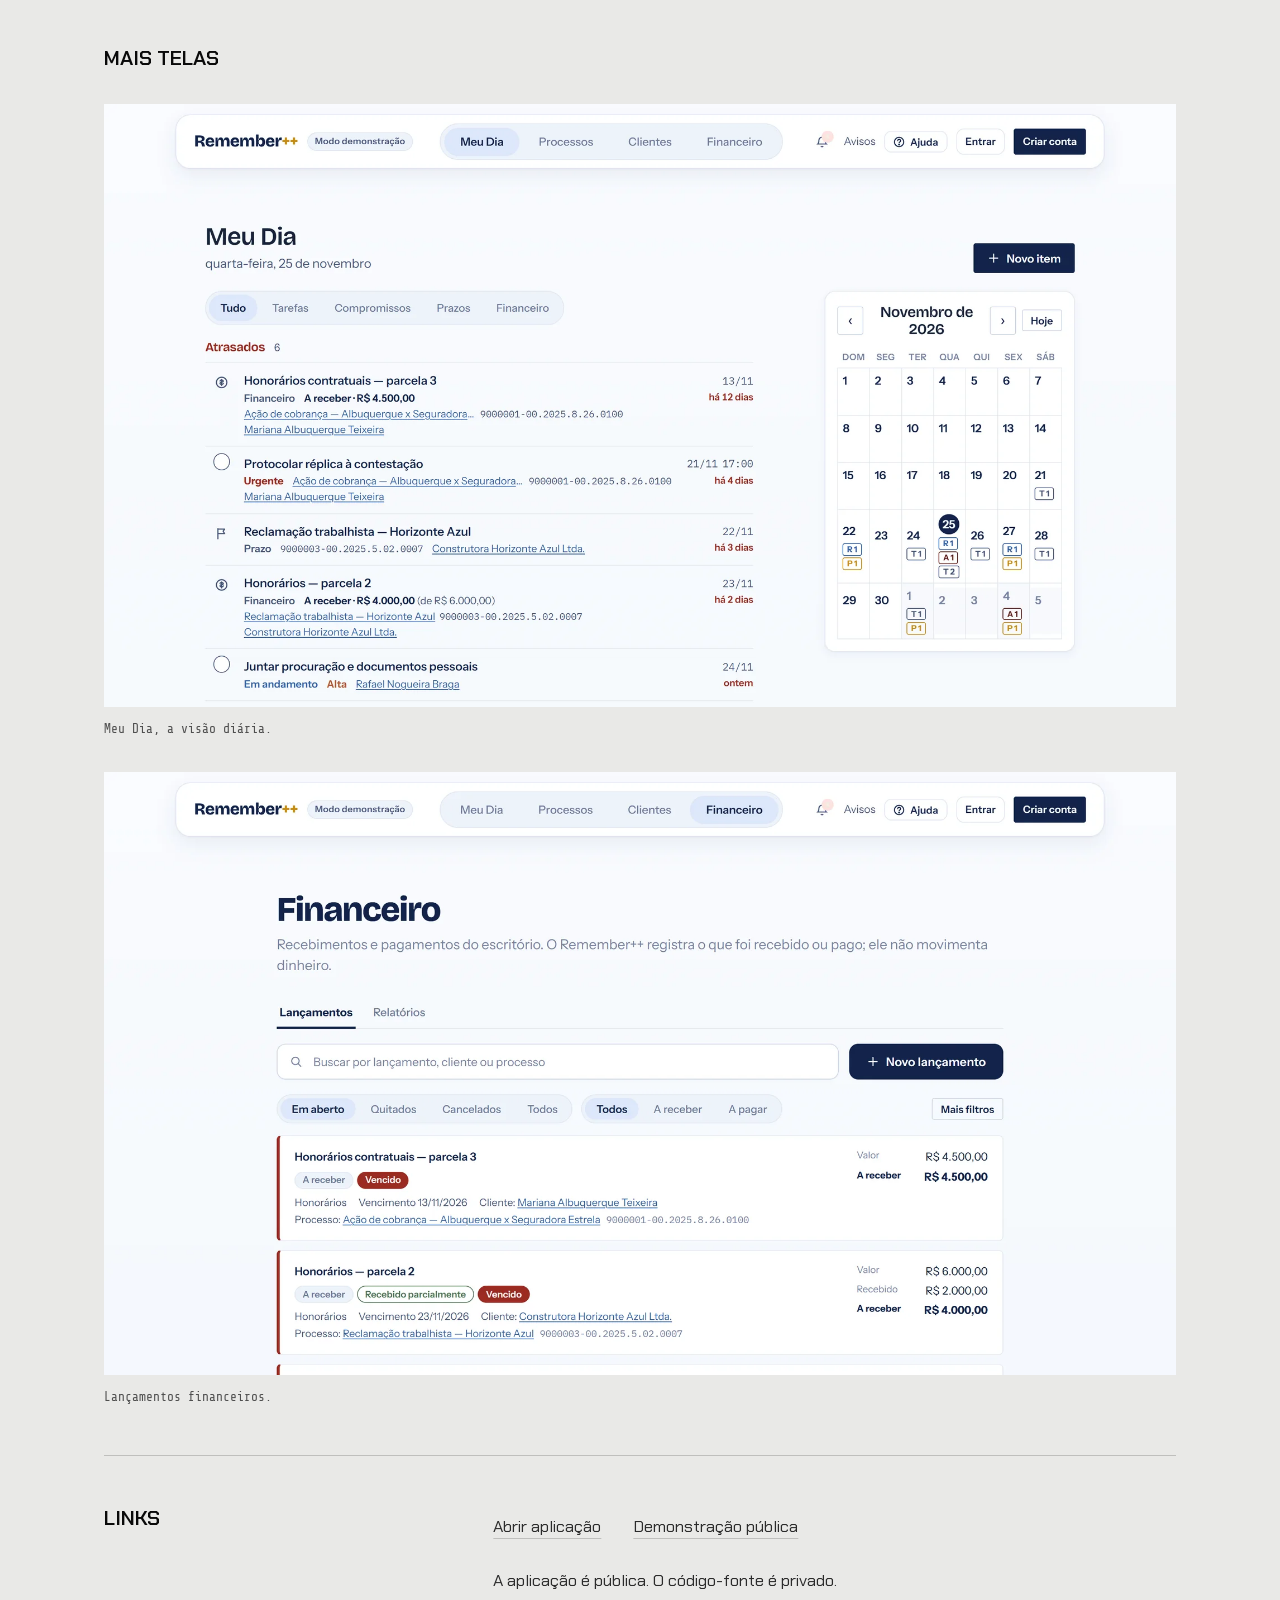
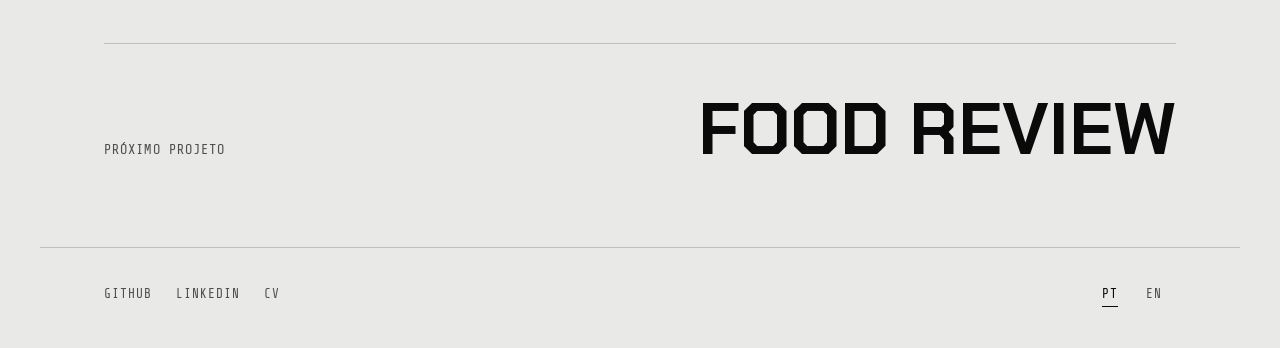
<file: projects/remember-plus-plus/index.html>
<!DOCTYPE html>
<html lang="pt-BR">
<head>
  <meta charset="UTF-8" />
  <meta name="viewport" content="width=device-width, initial-scale=1.0, viewport-fit=cover" />
  <meta name="theme-color" content="#e9e9e7" />
  <meta name="description" content="Estudo de caso do Remember++, aplicação full-stack de gestão de prazos e fluxos de trabalho jurídicos." data-i18n-attr="content:rm_metaDescription" />
  <meta property="og:title" content="Remember++ | Luiz Gustavo Alves Barros" data-i18n-attr="content:rm_metaTitle" />
  <meta property="og:description" content="Estudo de caso do Remember++, aplicação full-stack de gestão de prazos e fluxos de trabalho jurídicos." data-i18n-attr="content:rm_metaDescription" />
  <meta property="og:type" content="website" />

  <title data-i18n="rm_metaTitle">Remember++ | Luiz Gustavo Alves Barros</title>
  <link rel="icon" href="data:," />

  <script>
    (function () {
      // Quem chega por um projeto não vê o reveal depois, e volta com este projeto selecionado
      try {
        sessionStorage.setItem("portfolioRevealSeen", "1");
        sessionStorage.setItem("portfolioProject", "remember-plus-plus");
      } catch (error) {}

      try {
        if (localStorage.getItem("portfolioLanguage") === "en") {
          document.documentElement.classList.add("i18n-pending");
        }
      } catch (error) {}

      addEventListener("load", function () {
        document.documentElement.classList.remove("i18n-pending");
      });
    })();
  </script>

  <link rel="preconnect" href="https://fonts.googleapis.com" />
  <link rel="preconnect" href="https://fonts.gstatic.com" crossorigin />
  <link rel="stylesheet" href="https://fonts.googleapis.com/css2?family=Chakra+Petch:wght@400;500;600;700&family=Share+Tech+Mono&display=swap" />
  <link rel="stylesheet" href="/style.css" />
</head>

<body class="case">
  <canvas class="glyphs" id="glyphs" aria-hidden="true"></canvas>

  <header class="case-header">
    <a class="case-home" href="/">Luiz Gustavo Alves Barros</a>
    <nav class="views-nav" aria-label="Navegação principal" data-i18n-attr="aria-label:navLabel">
      <a href="/" data-i18n="navWork">Projetos</a>
      <a href="/#info" data-i18n="navInfo">Info</a>
    </nav>
  </header>

  <main class="case-main">
    <a class="back-link text-link" href="/" data-i18n="backToWork">Voltar aos projetos</a>

    <h1 class="case-title">Remember++</h1>
    <p class="case-lead" data-i18n="rm_lead">Aplicação web full-stack que reúne processos, prazos, tarefas, compromissos, clientes e finanças de um escritório de advocacia, e avisa antes de cada vencimento.</p>

    <figure class="case-cover">
      <div class="frame">
        <img src="/assets/projects/remember-plus-plus/cover-1920.webp" srcset="/assets/projects/remember-plus-plus/cover-960.webp 960w, /assets/projects/remember-plus-plus/cover-1920.webp 1920w" sizes="(min-width: 1200px) 1100px, 100vw" width="1920" height="1080" alt="Remember++: lista de processos ordenada por prazo, com cores de urgência e calendário do mês" data-i18n-attr="alt:rememberCoverAlt" decoding="async" draggable="false" fetchpriority="high" />
      </div>
      <figcaption data-i18n="rm_shotNote">Telas da demonstração pública. Todos os nomes e valores são fictícios.</figcaption>
    </figure>

    <section class="case-section">
      <h2 data-i18n="csOverview">Visão geral</h2>
      <div>
        <p data-i18n="rm_overview">O Remember++ abre no Meu Dia, uma visão única do que está atrasado, do que vence hoje e do que vem a seguir: tarefas, audiências e reuniões, prazos de processos e lançamentos financeiros. Os processos são ordenados por urgência, com uma escala de cores que esquenta conforme o prazo se aproxima.</p>
      </div>
    </section>

    <section class="case-section">
      <h2 data-i18n="csPurpose">Problema e propósito</h2>
      <div>
        <p data-i18n="rm_purpose">Um prazo só é útil se alguém for avisado a tempo. A aplicação foi pensada para que o lembrete não dependa de a pessoa lembrar de abri-la: os avisos podem chegar por e-mail e notificação push, e um resumo diário é enviado mesmo sem nada vencendo, de modo que o silêncio indica que algo falhou.</p>
      </div>
    </section>

    <section class="case-section">
      <h2 data-i18n="csFeatures">Funcionalidades</h2>
      <div>
        <ul class="case-list">
          <li data-i18n="rm_f1">Meu Dia: itens atrasados, de hoje e próximos em uma única lista, ao lado do calendário.</li>
          <li data-i18n="rm_f2">Processos ordenados pelo que vence primeiro, com cores de urgência e busca por nome, número, cliente ou tribunal.</li>
          <li data-i18n="rm_f3">Clientes, tarefas, audiências e reuniões vinculados aos processos.</li>
          <li data-i18n="rm_f4">Lembretes configuráveis por antecedência e horário, para a conta ou por processo, com aviso mínimo na véspera e no dia.</li>
          <li data-i18n="rm_f5">Central de notificações, envio por e-mail e Web Push.</li>
          <li data-i18n="rm_f6">Controle de valores a receber e a pagar, baixas parciais e relatórios. O sistema registra o dinheiro, não o movimenta.</li>
          <li data-i18n="rm_f7">Contas com verificação de e-mail, redefinição de senha e autenticação em dois fatores.</li>
          <li data-i18n="rm_f8">Demonstração pública com dados fictícios e tour guiado.</li>
        </ul>
      </div>
    </section>

    <section class="case-section">
      <h2 data-i18n="csArchitecture">Arquitetura e implementação</h2>
      <div>
        <p data-i18n="rm_a1">O back-end é uma API REST em Java 25 com Spring Boot, Spring Data JPA e Spring Security com JWT. O PostgreSQL armazena os dados e o Flyway versiona o esquema. O front-end é uma aplicação React 19 com TypeScript, construída com Vite, TanStack Query e React Router.</p>
        <p data-i18n="rm_a2">Uma rotina horária avalia o que está pendente e recupera o que ficou para trás enquanto o serviço esteve fora do ar; um índice único no banco impede que o mesmo aviso seja criado duas vezes. A entrega é uma etapa separada da criação do aviso, com tentativas registradas. Como a hospedagem gratuita suspende o serviço, um agendador externo também dispara a rotina diária por um endpoint protegido.</p>
        <p data-i18n="rm_a3">O front-end está na Vercel, a API no Render e o banco no Supabase. Testes de integração rodam contra um PostgreSQL real com Testcontainers; o front-end é testado com Vitest e Testing Library. A demonstração pública usa a interface real com dados locais de exemplo e não chama o servidor.</p>
        <p data-i18n="rm_a4">A persistência usa JPA/Hibernate, com buscas paginadas e consultas otimizadas para mitigar problemas de N+1.</p>
        <p data-i18n="rm_a5">Há testes automatizados no back-end e no front-end: em uma auditoria local, mais de 4.000 testes foram aprovados, sem falhas registradas nessa execução. Nos testes de autorização, 53 tentativas de acesso indevido entre usuários foram todas bloqueadas.</p>
        <p data-i18n="rm_a6">A IA generativa e a orquestração de agentes de desenvolvimento apoiaram a implementação, a revisão de código, a depuração e os testes automatizados.</p>
      </div>
    </section>

    <section class="case-section">
      <h2 data-i18n="csTech">Tecnologias</h2>
      <div>
        <p>Java 25, Spring Boot, Spring Security, Spring Data JPA, Hibernate, JWT, PostgreSQL, Flyway, React 19, TypeScript, Vite, TanStack Query, React Router, JUnit, Testcontainers, Vitest, Vercel, Docker, Render, Supabase.</p>
      </div>
    </section>

    <section class="case-shots" aria-labelledby="shotsHeading">
      <h2 id="shotsHeading" data-i18n="csScreens">Mais telas</h2>
      <figure>
        <div class="frame">
          <img src="/assets/projects/remember-plus-plus/meu-dia.webp" width="1920" height="1080" alt="Remember++: tela Meu Dia, com itens atrasados e calendário com os compromissos" data-i18n-attr="alt:rememberDayAlt" loading="lazy" decoding="async" />
        </div>
        <figcaption data-i18n="rm_cap1">Meu Dia, a visão diária.</figcaption>
      </figure>
      <figure>
        <div class="frame">
          <img src="/assets/projects/remember-plus-plus/financeiro.webp" width="1920" height="1080" alt="Remember++: tela Financeiro, com lançamentos a receber e a pagar" data-i18n-attr="alt:rememberFinanceAlt" loading="lazy" decoding="async" />
        </div>
        <figcaption data-i18n="rm_cap2">Lançamentos financeiros.</figcaption>
      </figure>
    </section>

    <section class="case-section">
      <h2 data-i18n="csLinks">Links</h2>
      <div>
        <ul class="case-links">
          <li><a class="text-link" href="https://meusprazos.vercel.app/entrar" target="_blank" rel="noopener noreferrer"><span data-i18n="liveApp">Abrir aplicação</span><span class="sr-only"> <span data-i18n="newTab">(abre em nova aba)</span></span></a></li>
          <li><a class="text-link" href="https://meusprazos.vercel.app/demo" target="_blank" rel="noopener noreferrer"><span data-i18n="publicDemo">Demonstração pública</span><span class="sr-only"> <span data-i18n="newTab">(abre em nova aba)</span></span></a></li>
        </ul>
        <p data-i18n="rm_linksNote">A aplicação é pública. O código-fonte é privado.</p>
      </div>
    </section>

    <nav class="next-project" aria-label="Próximo projeto" data-i18n-attr="aria-label:nextProject">
      <a href="/projects/food-review/">
        <span data-i18n="nextProject">Próximo projeto</span>
        <strong>Food Review</strong>
      </a>
    </nav>
  </main>

  <footer class="case-footer">
        <ul class="social" aria-label="Links" data-i18n-attr="aria-label:linksLabel">
          <li><a class="text-link" href="https://github.com/luizgustavo-ab" target="_blank" rel="noopener noreferrer">GitHub<span class="sr-only"> <span data-i18n="newTab">(abre em nova aba)</span></span></a></li>
          <li><a class="text-link" href="https://www.linkedin.com/in/lgabarros-dev/" target="_blank" rel="noopener noreferrer">LinkedIn<span class="sr-only"> <span data-i18n="newTab">(abre em nova aba)</span></span></a></li>
          <li><a class="text-link" href="/assets/Curriculo-Luiz-Gustavo-Alves-Barros.pdf" target="_blank" rel="noopener noreferrer"><span data-i18n="cvLink">CV</span><span class="sr-only"> <span data-i18n="newTab">(abre em nova aba)</span></span></a></li>
        </ul>
        <div class="language-switcher" role="group" aria-label="Selecionar idioma" data-i18n-attr="aria-label:languageLabel">
          <button type="button" class="lang-btn active" data-lang="pt" aria-pressed="true" aria-label="PT, Português">PT</button>
          <button type="button" class="lang-btn" data-lang="en" aria-pressed="false" aria-label="EN, English">EN</button>
        </div>
  </footer>

  <script src="/js/translations.js"></script>
  <script src="/js/glyphs.js"></script>
</body>
</html>
</file>
<file: style.css>
/* ===============================
   BASE
   =============================== */

*,
*::before,
*::after {
  margin: 0;
  padding: 0;
  box-sizing: border-box;
}

:root {
  color-scheme: light;

  --bg: #e9e9e7;
  --frame: #dadad7;
  --text: #0a0a0a;
  --body: #2b2b2b;
  --muted: #4f4f4f;
  --line: rgba(0, 0, 0, 0.18);

  --font: "Chakra Petch", Arial, Helvetica, sans-serif;
  --mono: "Share Tech Mono", "Courier New", monospace;

  --pad-x: clamp(20px, 5vw, 80px);
  --pad-y: clamp(20px, 4.5vh, 56px);

  --project-size: 1; /* largura do projeto no desktop (1 = coluna inteira) */
  --project-ratio: 3.5; /* largura / altura do projeto na página inicial */

  --fade-project: 450ms; /* igual a CAROUSEL_CONFIG.duration */
  --fade-view: 300ms;
}

html {
  background: var(--bg);
  -webkit-text-size-adjust: 100%;
  text-size-adjust: 100%;
}

body {
  color: var(--text);
  font-family: var(--font);
  font-size: 1rem;
  line-height: 1.6;
}

img {
  display: block;
  max-width: 100%;
}

ul {
  list-style: none;
}

a {
  color: inherit;
  text-decoration: none;
}

button {
  font: inherit;
  color: inherit;
}

::selection {
  background: var(--text);
  color: var(--bg);
}

:focus-visible {
  outline: 2px solid var(--text);
  outline-offset: 3px;
}

html.i18n-pending body {
  visibility: hidden;
}

.sr-only {
  position: absolute;
  width: 1px;
  height: 1px;
  margin: -1px;
  overflow: hidden;
  clip-path: inset(50%);
  white-space: nowrap;
  border: 0;
}

/* Link de texto: sublinhado discreto que acende no hover */
.text-link {
  display: inline-flex;
  align-items: center;
  min-height: 44px;

  text-decoration: underline;
  text-decoration-thickness: 1px;
  text-underline-offset: 0.35em;
  text-decoration-color: var(--line);

  transition: text-decoration-color 160ms ease;
}

.text-link:hover {
  text-decoration-color: currentColor;
}

/* ===============================
   PAGE REVEAL (abertura em camadas)
   =============================== */

/* Cobertura preta até o canvas existir (classe definida no index.html) */
html.page-reveal-pending::before {
  content: "";
  position: fixed;
  inset: 0;
  z-index: 2147483647;
  background: #050505;
}

.page-reveal {
  position: fixed;
  inset: 0;
  z-index: 2147483647;

  width: 100%;
  height: 100%;

  pointer-events: none;

  image-rendering: crisp-edges;
  image-rendering: pixelated;
}

/* ===============================
   FUNDO DE GLYPHS
   =============================== */

.glyphs {
  position: fixed;
  top: 0;
  left: 0;
  z-index: 0;

  width: 100%;
  height: 100vh;
  height: 100lvh;

  pointer-events: none;
}

.shell,
.case-header,
.case-main,
.case-footer {
  position: relative;
  z-index: 1;
}

/* ===============================
   NAVEGAÇÃO, IDIOMA, LINKS
   =============================== */

.views-nav {
  display: flex;
  justify-content: flex-end;
  gap: 32px;
}

.views-nav a {
  display: inline-flex;
  align-items: center;
  justify-content: center;
  min-width: 44px;
  min-height: 44px;

  font-family: var(--mono);
  font-size: 0.85rem;
  letter-spacing: 0.08em;
  text-transform: uppercase;
  color: var(--muted);

  text-decoration: underline;
  text-decoration-thickness: 1px;
  text-underline-offset: 0.6em;
  text-decoration-color: transparent;

  transition:
    color 160ms ease,
    text-decoration-color 160ms ease;
}

.views-nav a:hover {
  color: var(--text);
}

.views-nav a[aria-current="page"] {
  color: var(--text);
  text-decoration-color: currentColor;
}

.foot,
.case-footer {
  display: flex;
  flex-wrap: wrap;
  align-items: center;
  justify-content: space-between;
  gap: 8px 32px;

  font-family: var(--mono);
  font-size: 0.8rem;
  letter-spacing: 0.08em;
  text-transform: uppercase;
  color: var(--muted);
}

.social {
  display: flex;
  flex-wrap: wrap;
  column-gap: 24px;
}

.social a {
  min-width: 32px;
  text-decoration-color: transparent;
}

.social a:hover {
  color: var(--text);
  text-decoration-color: currentColor;
}

.language-switcher {
  display: flex;
}

.lang-btn {
  min-width: 44px;
  min-height: 44px;

  border: 0;
  background: none;
  cursor: pointer;

  font-family: var(--mono);
  letter-spacing: 0.08em;
  color: var(--muted);

  text-decoration: underline;
  text-decoration-thickness: 1px;
  text-underline-offset: 0.6em;
  text-decoration-color: transparent;
}

.lang-btn:hover,
.lang-btn.active {
  color: var(--text);
}

.lang-btn.active {
  text-decoration-color: currentColor;
}

/* ===============================
   INÍCIO: COLUNA ÚNICA (padrão)
   =============================== */

.shell {
  display: flex;
  flex-direction: column;
  gap: 36px;

  max-width: 760px;
  min-height: 100vh;
  min-height: 100dvh;
  margin: 0 auto;
  padding: max(12px, env(safe-area-inset-top))
    max(var(--pad-x), env(safe-area-inset-right))
    max(20px, env(safe-area-inset-bottom))
    max(var(--pad-x), env(safe-area-inset-left));
}

.foot {
  margin-top: auto;
}

/* Identidade */
.intro {
  container-type: inline-size;
}

.name {
  font-size: clamp(2.25rem, 11vw, 4.5rem);
  font-size: clamp(2rem, 13.6cqi, 5.5rem);
  font-weight: 700;
  line-height: 0.98;
  letter-spacing: -0.02em;
  text-transform: uppercase;
}

.name span {
  display: block;
  white-space: nowrap;
}

.job {
  margin-top: 20px;
  font-size: 1.25rem;
  font-weight: 500;
  line-height: 1.3;
}

.intro-text {
  max-width: 34ch;
  margin-top: 10px;
  color: var(--body);
  text-wrap: pretty;
}

.location {
  margin-top: 16px;
  font-family: var(--mono);
  font-size: 0.8rem;
  letter-spacing: 0.08em;
  text-transform: uppercase;
  color: var(--muted);
}

/* ===============================
   CARROSSEL
   =============================== */

.carousel {
  touch-action: pan-y;
  touch-action: pan-y pinch-zoom;
}

.carousel.is-zoomed {
  touch-action: auto;
}

.slide + .slide {
  margin-top: 48px;
}

/* Área da imagem: mesma proporção para todos, sem moldura */
.frame {
  position: relative;
  display: flex;
  flex-direction: column;
  align-items: center;
  justify-content: center;

  width: 100%;
  aspect-ratio: 16 / 9;
  overflow: hidden;
}

/* Fundo só quando não há imagem para mostrar */
.frame.is-placeholder,
.frame.is-missing {
  background: var(--frame);
}

/* Página inicial, fora do celular: faixa larga */
@media (min-width: 601px) {
  .carousel .frame {
    aspect-ratio: var(--project-ratio);
  }
}

.frame img {
  position: absolute;
  inset: 0;

  width: 100%;
  height: 100%;
  object-fit: contain;
}

.frame-name {
  padding: 0 24px;
  font-size: clamp(1.5rem, 4vw, 3rem);
  font-weight: 700;
  line-height: 1.1;
  text-align: center;
  text-transform: uppercase;
}

/* Duas telas em retrato lado a lado (ex.: aplicativo mobile) */
.frame.is-pair {
  flex-direction: row;
  gap: 5%;
}

.frame.is-pair img {
  position: static;
  width: auto;
  max-width: 44%;
  height: 88%;
}

/* Página inicial: o nome do projeto como logotipo, nas cores de cada projeto */
.frame.is-logo {
  container-type: inline-size;
  background: var(--logo-bg, var(--text));
  color: var(--logo-fg, var(--bg));
}

[data-project="remember-plus-plus"] {
  --logo-bg: #16233a;
  --logo-fg: #f2f1ec;
  --logo-accent: #c68a12; /* os "++" */
}

[data-project="food-review"] {
  --logo-bg: #0b1412;
  --logo-fg: #fd5d32;
}

[data-project="banking-system"] {
  --logo-bg: #132a13;
  --logo-fg: #ffffff;
  --logo-accent: #ecf39e; /* "System" */
}

.wordmark span {
  color: var(--logo-accent, inherit);
}

.wordmark.has-pin {
  display: flex;
  align-items: center;
  gap: 0.28em;
}

.wordmark-pin {
  flex: none;
  width: 1.033em;
  height: 1.3em;
}

.wordmark {
  padding: 0 16px;
  font-size: clamp(1.5rem, 4vw, 3rem);
  font-size: 8.6cqi; /* acompanha a largura do retângulo */
  font-weight: 700;
  line-height: 1;
  letter-spacing: -0.02em;
  text-transform: uppercase;
  white-space: nowrap;
}

/* Com imagem, o nome só aparece se ela falhar */
.frame:not(.is-placeholder) .frame-name {
  display: none;
}

.frame.is-missing .frame-name {
  display: block;
}

.frame.is-missing img {
  visibility: hidden;
}

.frame-note {
  margin-top: 12px;
  padding: 0 24px;
  font-family: var(--mono);
  font-size: 0.8rem;
  text-align: center;
  color: var(--muted);
}

.caption {
  display: grid;
  grid-template-columns: minmax(0, 1fr) auto;
  align-items: center;
  column-gap: 24px;
  padding-top: 16px;
}

.slide-count {
  grid-column: 2;
  grid-row: 1;
  justify-self: end;
  align-self: start;
  font-family: var(--mono);
  font-size: 0.85rem;
  color: var(--muted);
  font-variant-numeric: tabular-nums;
}

.slide-desc {
  grid-column: 1;
  grid-row: 1;
  color: var(--body);
  text-wrap: pretty;
}

.slide-link {
  grid-column: 1;
  grid-row: 2;
  justify-self: start;
  white-space: nowrap;
  font-family: var(--mono);
  font-size: 0.85rem;
  letter-spacing: 0.08em;
  text-transform: uppercase;
}

/* Com JavaScript: um projeto por vez, empilhados no mesmo espaço */
.js .carousel {
  display: grid;
}

.js .slide {
  grid-area: 1 / 1;
  min-width: 0;
  margin-top: 0;

  visibility: hidden;
  opacity: 0;
}

.js .slide.is-active {
  visibility: visible;
  opacity: 1;
}

/* Crossfade: o anterior sai enquanto o novo entra */
.js.is-ready .slide {
  transition:
    opacity calc(var(--fade-project) * 0.65) ease-out,
    visibility 0s linear calc(var(--fade-project) * 0.65);
}

.js.is-ready .slide.is-active {
  transition:
    opacity calc(var(--fade-project) * 0.75) ease-in
      calc(var(--fade-project) * 0.25),
    visibility 0s;
}

/* ===============================
   VISÕES
   =============================== */

.views {
  min-width: 0;
}

.view {
  scroll-margin-top: 16px;
}

.view + .view {
  margin-top: 64px;
}

.js .views {
  position: relative;
  display: grid;
  grid-template-columns: minmax(0, 1fr);
  margin: 0 calc(var(--pad-x) * -1);
  padding: 0 var(--pad-x);
  overflow: hidden;
  overflow: clip;
}

.js .view {
  grid-area: 1 / 1;
  min-width: 0;
  margin-top: 0;
}

/* A visão oculta não ocupa altura na página */
.js .view:not(.is-active) {
  position: absolute;
  top: 0;
  left: var(--pad-x);
  right: var(--pad-x);

  visibility: hidden;
  opacity: 0;
}

.js.is-ready .view {
  transition:
    opacity var(--fade-view) ease,
    visibility 0s linear var(--fade-view);
}

.js.is-ready .view.is-active {
  transition:
    opacity var(--fade-view) ease,
    visibility 0s;
}

/* ===============================
   INFO
   =============================== */

.view-info:focus-visible {
  outline-offset: -2px;
}

.info-section {
  display: grid;
  gap: 16px;
  padding: 40px 0;
  border-top: 1px solid var(--line);
}

.info-section:first-of-type {
  padding-top: 8px;
  border-top: 0;
}

.info-section h3 {
  font-size: 1.5rem;
  font-weight: 700;
  line-height: 1.2;
  text-transform: uppercase;
}

.info-section p,
.info-section li,
.info-section dd {
  max-width: 68ch;
  color: var(--body);
  text-wrap: pretty;
}

.info-section p + p {
  margin-top: 14px;
}

.entry + .entry {
  margin-top: 32px;
}

.entry h4 {
  font-size: 1.15rem;
  font-weight: 600;
  line-height: 1.35;
}

.info-section .entry-meta {
  margin: 6px 0 12px;
  font-family: var(--mono);
  font-size: 0.8rem;
  line-height: 1.8;
  color: var(--muted);
}

.entry ul:not(.courses) li {
  position: relative;
  padding-left: 20px;
}

.entry ul:not(.courses) li::before {
  content: "";
  position: absolute;
  top: 0.8em;
  left: 0;
  width: 8px;
  height: 1px;
  background: var(--muted);
}

.entry li + li {
  margin-top: 8px;
}

.entry h5 {
  margin: 20px 0 10px;
  font-size: 0.95rem;
  font-weight: 600;
}

.courses li {
  font-size: 0.92rem;
}

.info-section .courses li {
  color: var(--muted);
}

.tech dt {
  font-weight: 600;
}

.tech dd + dt {
  margin-top: 18px;
}

.contact-list li {
  display: flex;
  flex-wrap: wrap;
  align-items: center;
  column-gap: 16px;
}

.contact-list li > span {
  min-width: 76px;
  font-family: var(--mono);
  font-size: 0.8rem;
  color: var(--muted);
}

.contact-list a {
  overflow-wrap: anywhere;
}

/* ===============================
   DESKTOP: VIEWPORT FIXA 35 / 65
   Em janelas baixas, estreitas ou muito ampliadas, vale a coluna única.
   =============================== */

@media (min-width: 901px) and (min-height: 560px) {
  html.js:has(body.home),
  .js body.home {
    height: 100%;
    overflow: hidden;
    overflow: clip;
    overscroll-behavior: none;
  }

  .js .home .shell,
  .js body.home .shell {
    display: grid;
    grid-template-columns: minmax(0, 35fr) minmax(0, 65fr);
    grid-template-rows: auto minmax(0, 1fr) auto;
    column-gap: clamp(40px, 6vw, 120px);
    row-gap: 12px;

    max-width: none;
    height: 100vh;
    height: 100dvh;
    min-height: 0;
    padding: var(--pad-y) var(--pad-x);
  }

  .js body.home .intro {
    grid-column: 1;
    grid-row: 1 / -1;
    align-self: center;
  }

  .js body.home .views-nav {
    grid-column: 2;
    grid-row: 1;
  }

  .js body.home .views {
    grid-column: 2;
    grid-row: 2 / -1;
    grid-template-rows: minmax(0, 1fr);
    min-height: 0;
    margin: 0 -8px;
    padding: 0 8px;
  }

  .js body.home .foot {
    grid-column: 1;
    grid-row: 3;
    position: relative;
    z-index: 1;
    margin-top: 0;
  }

  .js body.home .view {
    min-height: 0;
    height: 100%;
  }

  .js body.home .view:not(.is-active) {
    position: static;
  }

  /* A moldura usa a maior largura que ainda cabe na altura disponível */
  .js body.home .view-work {
    --caption-height: 6rem;
    container-type: size;
  }

  .js body.home .carousel {
    height: 100%;
    grid-template-columns: minmax(0, 1fr);
    align-content: center;
  }

  .js body.home .slide {
    justify-self: center;
    width: calc(100% * var(--project-size));
    width: calc(
      min(100cqi, (100cqb - var(--caption-height)) * var(--project-ratio)) *
        var(--project-size)
    );
  }

  /* Só o painel Info rola */
  .js body.home .view-info {
    overflow-y: auto;
    overscroll-behavior: contain;
    padding-right: 24px;
    scrollbar-width: thin;
    scrollbar-color: #a3a3a0 transparent;
  }

  .js body.home .view-info {
    container-type: inline-size;
  }

  /* Título ao lado do texto só quando o painel é largo o bastante */
  @container (min-width: 640px) {
    .info-section {
      grid-template-columns: 14rem minmax(0, 1fr);
      column-gap: 32px;
    }
  }
}

@media (max-width: 600px) {
  /* Menos respiro para o primeiro projeto caber melhor na tela */
  .shell {
    gap: 22px;
  }

  .job {
    margin-top: 14px;
  }

  .location {
    margin-top: 10px;
  }

  .case-header .case-home {
    font-size: 0.95rem;
  }

  /* Imagem de borda a borda em telas pequenas */
  .carousel .frame {
    width: auto;
    margin: 0 calc(var(--pad-x) * -1);
  }
}

/* ===============================
   PÁGINAS DE PROJETO
   =============================== */

.case-header,
.case-main,
.case-footer {
  width: min(100%, 1200px);
  margin: 0 auto;
  padding-left: max(var(--pad-x), env(safe-area-inset-left));
  padding-right: max(var(--pad-x), env(safe-area-inset-right));
}

.case-header {
  display: flex;
  flex-wrap: wrap;
  align-items: center;
  justify-content: space-between;
  gap: 8px 32px;
  padding-top: max(var(--pad-y), env(safe-area-inset-top));
}

.case-header .views-nav {
  margin-left: auto;
}

.case-home {
  display: inline-flex;
  align-items: center;
  min-height: 44px;
  font-weight: 700;
  text-transform: uppercase;
}

.case-main {
  padding-top: clamp(32px, 7vh, 80px);
  padding-bottom: 64px;
}

.back-link {
  font-family: var(--mono);
  font-size: 0.8rem;
  letter-spacing: 0.08em;
  text-transform: uppercase;
  color: var(--muted);
}

.back-link:hover {
  color: var(--text);
}

.case-title {
  margin-top: 24px;
  font-size: clamp(2.5rem, 9vw, 6rem);
  font-weight: 700;
  line-height: 0.98;
  letter-spacing: -0.02em;
  text-transform: uppercase;
  text-wrap: balance;
}

.case-lead {
  max-width: 40ch;
  margin-top: 24px;
  font-size: clamp(1.15rem, 2vw, 1.5rem);
  line-height: 1.45;
  text-wrap: pretty;
}

.case-status {
  margin-top: 16px;
  font-family: var(--mono);
  font-size: 0.85rem;
  color: var(--muted);
}

.case-cover {
  margin: clamp(32px, 6vh, 64px) 0 clamp(48px, 8vh, 96px);
}

figcaption {
  margin-top: 12px;
  font-family: var(--mono);
  font-size: 0.8rem;
  color: var(--muted);
}

.case-section {
  display: grid;
  gap: 16px;
  padding: 48px 0;
  border-top: 1px solid var(--line);
}

.case-section h2,
.case-shots h2 {
  font-size: 1.3rem;
  font-weight: 600;
  line-height: 1.35;
  text-transform: uppercase;
  text-wrap: balance;
}

.case-section p,
.case-section li {
  max-width: 66ch;
  color: var(--body);
  font-size: 1.05rem;
  line-height: 1.7;
  text-wrap: pretty;
}

.case-section p + p,
.case-section ul + p {
  margin-top: 18px;
}

.case-list li {
  padding: 12px 0;
  border-bottom: 1px solid var(--line);
}

.case-list li:first-child {
  padding-top: 0;
}

.case-list li:last-child {
  border-bottom: 0;
}

.case-links {
  display: flex;
  flex-wrap: wrap;
  column-gap: 32px;
}

.case-shots {
  padding: 48px 0;
  border-top: 1px solid var(--line);
}

.case-shots figure {
  margin-top: 32px;
}

.next-project {
  border-top: 1px solid var(--line);
}

.next-project a {
  display: flex;
  flex-wrap: wrap;
  align-items: baseline;
  justify-content: space-between;
  gap: 8px 32px;
  padding: 48px 0 16px;
}

.next-project span {
  font-family: var(--mono);
  font-size: 0.85rem;
  letter-spacing: 0.08em;
  text-transform: uppercase;
  color: var(--muted);
}

.next-project strong {
  font-size: clamp(2rem, 6vw, 4.5rem);
  line-height: 1.05;
  text-transform: uppercase;

  text-decoration: underline;
  text-decoration-thickness: 2px;
  text-underline-offset: 0.2em;
  text-decoration-color: transparent;
}

.next-project a:hover strong {
  text-decoration-color: currentColor;
}

.case-footer {
  padding-top: 24px;
  padding-bottom: max(32px, env(safe-area-inset-bottom));
  border-top: 1px solid var(--line);
}

@media (min-width: 901px) {
  .case-section {
    grid-template-columns: minmax(0, 4fr) minmax(0, 8fr);
    column-gap: 48px;
  }
}

/* Telas grandes: toda a escala tipográfica acompanha */
@media (min-width: 1600px) and (min-height: 850px) {
  html {
    font-size: 112.5%;
  }
}

@media (min-width: 2400px) and (min-height: 1200px) {
  html {
    font-size: 137.5%;
  }
}

/* ===============================
   MOVIMENTO REDUZIDO
   =============================== */

@media (prefers-reduced-motion: reduce) {
  *,
  *::before,
  *::after,
  .js.is-ready .slide,
  .js.is-ready .slide.is-active,
  .js.is-ready .view,
  .js.is-ready .view.is-active {
    transition: none !important;
    scroll-behavior: auto !important;
  }
}
</file>
